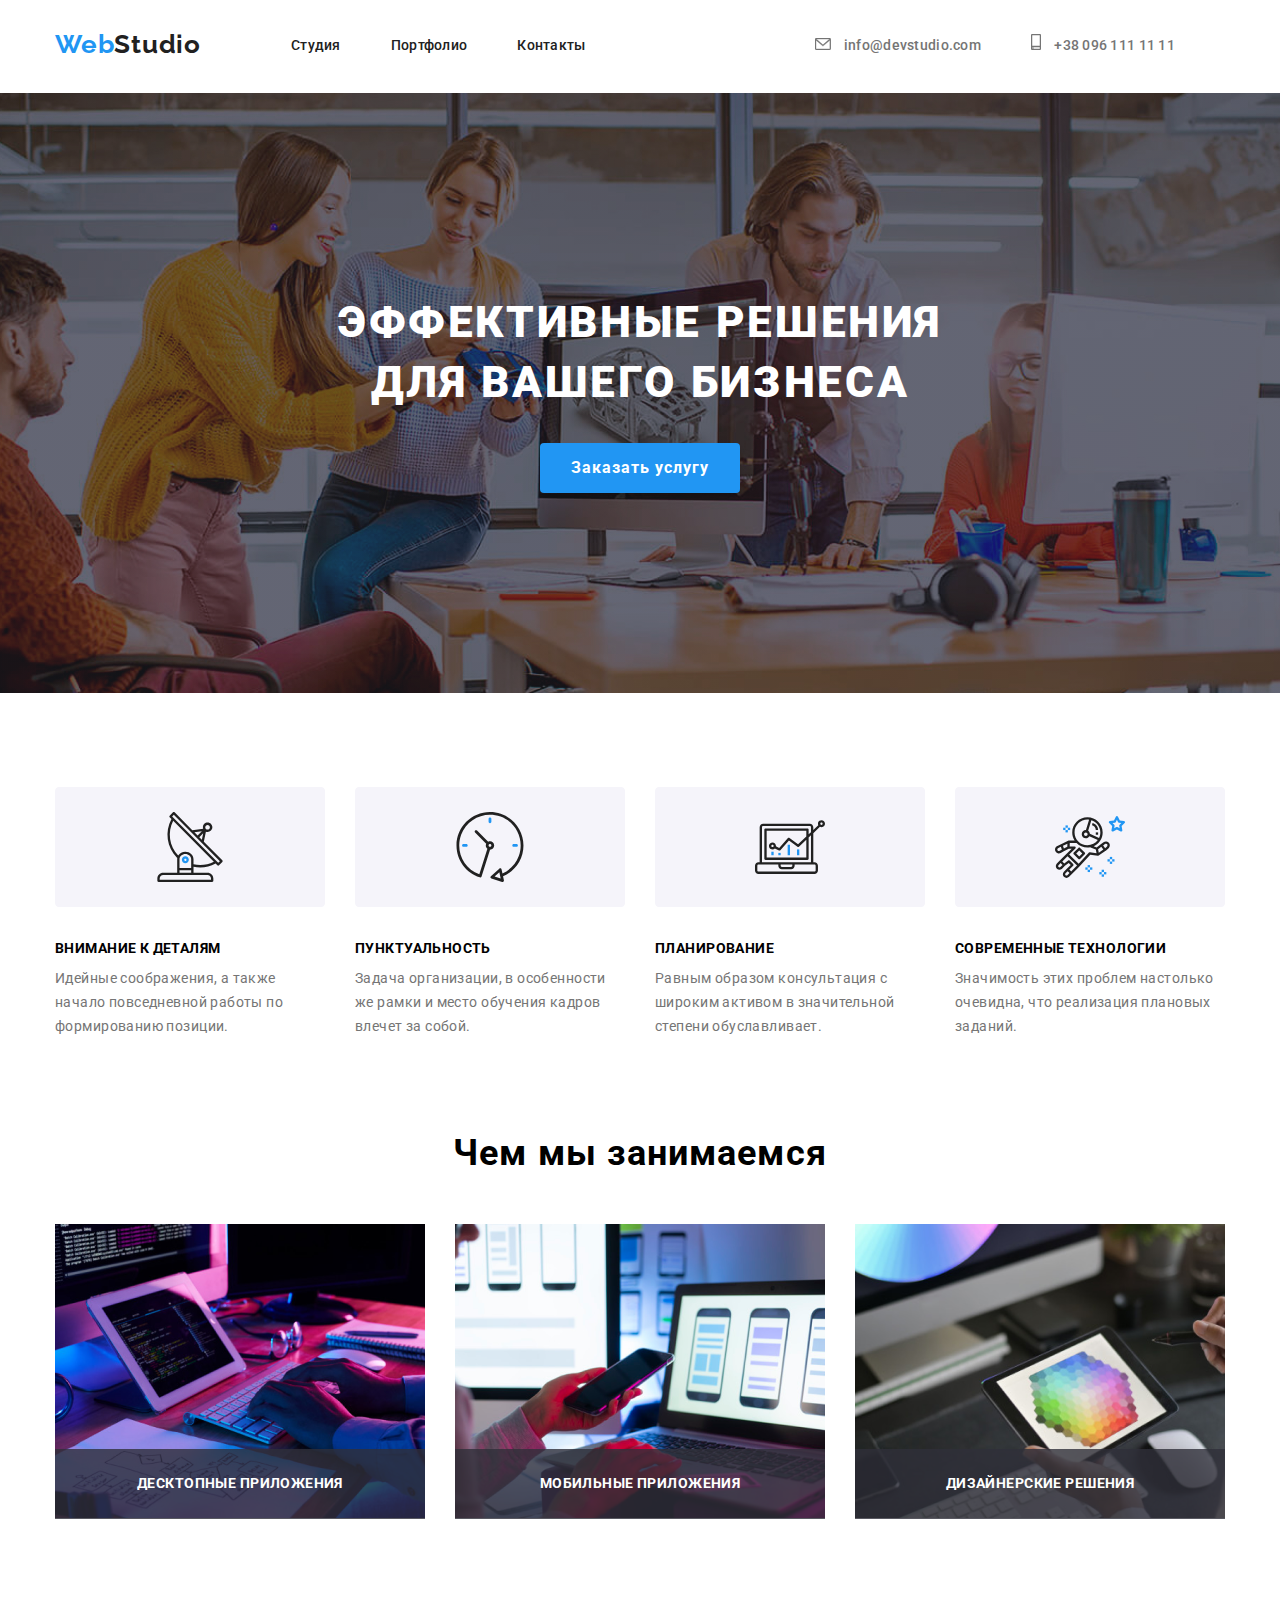
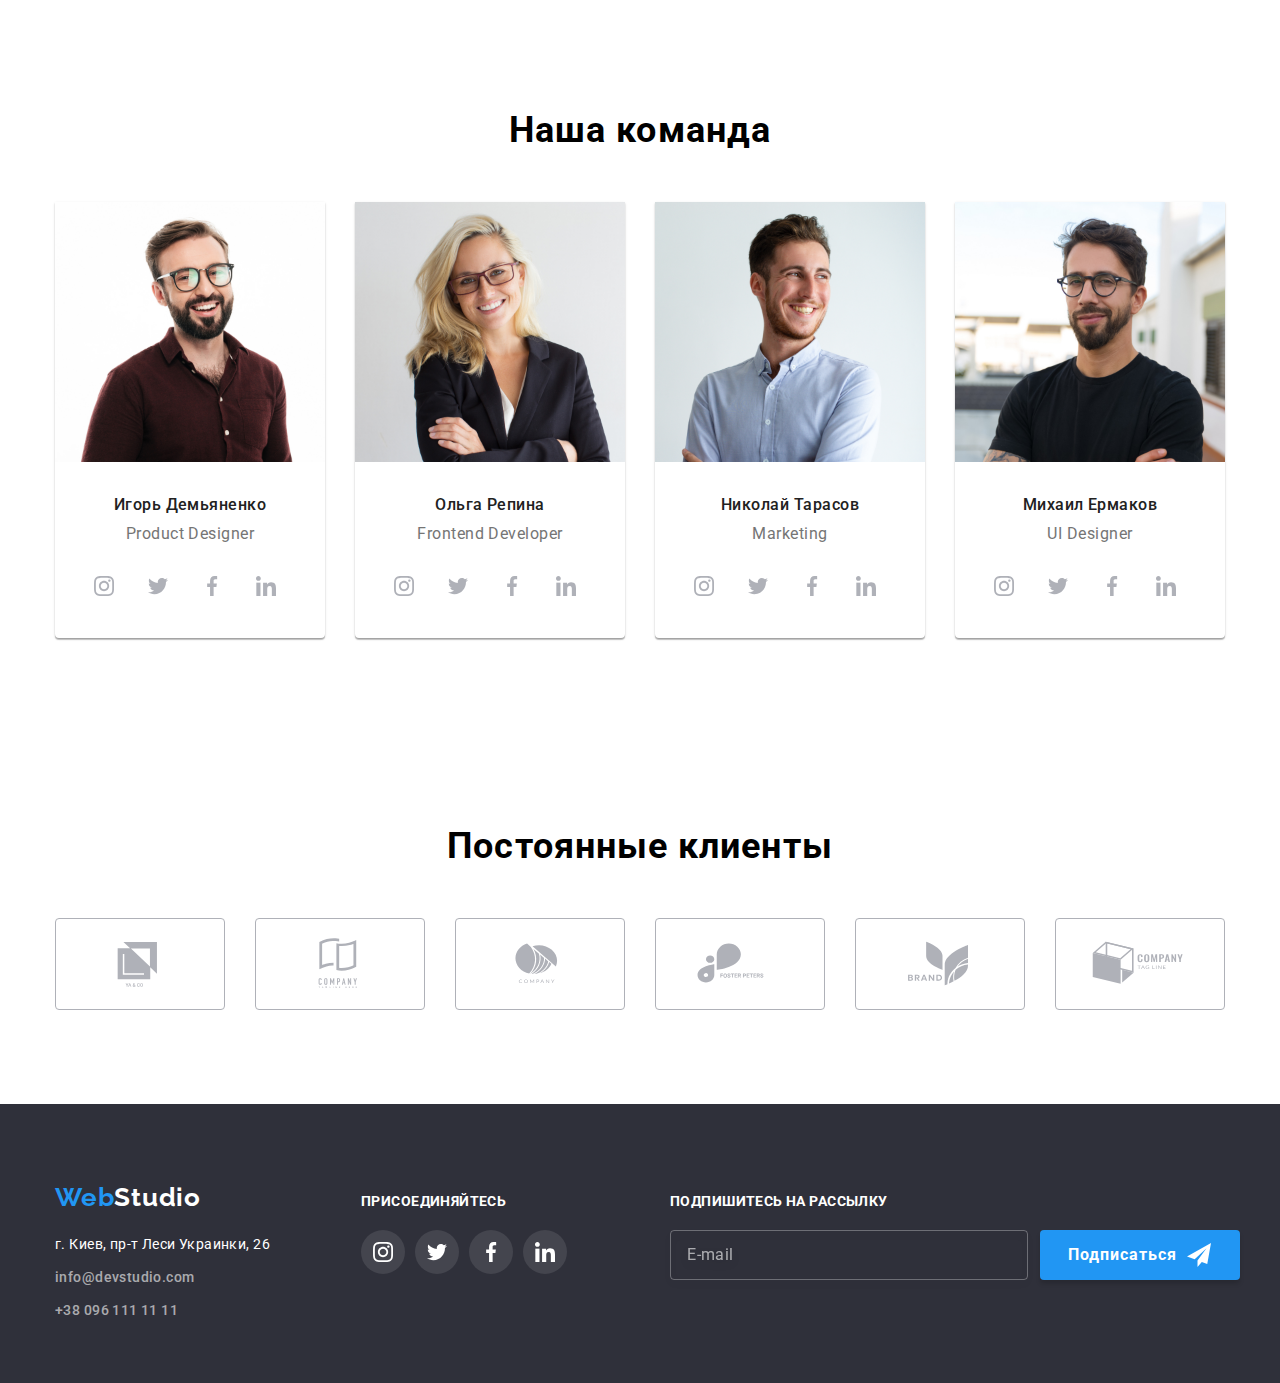
<file: index.html>
<!DOCTYPE html>
<html lang="ru">
<head>
    <meta charset="UTF-8" />
    <meta http-equiv="X-UA-Compatible" content="IE=edge" />
    <meta name="viewport" content="width=device-width, initial-scale=1.0" />
    <link rel="stylesheet" href="https://cdnjs.cloudflare.com/ajax/libs/modern-normalize/1.0.0/modern-normalize.css"
        integrity="sha512-Zx6MlUMKSVJoQ+83OwhdILe8cSEsCzfqThJd7J/VA2UrK6Ctj85p+xzqfyuNXE5B1k25uUdmJ2OzItbBy9GHAQ=="
        crossorigin="anonymous" />
    <link rel="preconnect" href="https://fonts.gstatic.com" />
    <link rel="preconnect" href="https://fonts.gstatic.com" />
    <link
        href="https://fonts.googleapis.com/css2?family=Raleway:wght@700&family=Roboto:wght@400;500;700;900&display=swap"
        rel="stylesheet" />
    <link rel="stylesheet" href="css/main.min.css" />
    <title>WebStudio</title>
</head>
<body>
    <header class="header">
        <div class="container ">
            <nav >
                <a href="./" class="link logo">
                    <span class="logo-span">Web</span>Studio</a>
                <ul  class="menu list-no">
                    <li class="nav-item">
                        <a class="link nav-link" href="#">Студия</a>
                    </li>
                    <li class="nav-item">
                        <a class="link nav-link" href="portfolio.html">Портфолио</a>
                    </li>
                    <li class="nav-item">
                        <a class="link nav-link" href="#">Контакты</a>
                    </li>
                </ul>
            </nav>
            <ul class="con-list list-no">
                <li class="con-item">
                    <a class="link con-link" href="mailto:info@devstudio.com">
                    <svg class="icon-mail">
                        <use href="sprite.svg#icon-mail"></use>
                    </svg>
                        info@devstudio.com</a>
                </li>
                <li class="con-item">
                    <a class="link con-link" href="tel:+380961111111"> 
                        <svg class="icon-phone">
                            <use href="sprite.svg#icon-smartphone2"></use>
                        </svg>
                       +38 096 111 11 11</a>
                </li>
            </ul>
        </div>
    </header>
    <main>
        <section class="bigblock">
            <div class="bigblock-box">
                <h1 class="bigblock-title">Эффективные решения для вашего бизнеса</h1>
                <div class="bigblock-center">
                    <button class="order-but"  data-open-modal>Заказать услугу</button>    
                </div>
        </section>
        <section  class="about-section">
            <div class="container">
                <ul class="about-list list-no">
                    <li class="about-list-item">
                        <svg class="about-icon">
                            <use href="sprite.svg#icon-Group-1"></use>
                        </svg>
                        <h3 class="about-title">Внимание к деталям</h3>
                        <p class="about-name about-name_about-p">
                            Идейные соображения, а также</br> начало повседневной работы по</br>
                            формированию позиции.
                        </p>
                    </li>
                    <li class="about-list-item">
                        <svg class="about-icon"> 
                            <use href="sprite.svg#icon-Group-2"></use>
                        </svg>
                        <h3 class="about-title">Пунктуальность</h3>
                        <p class="about-name about-name_about-p">
                            Задача организации, в особенности</br> же рамки и место обучения кадров</br>
                            влечет за собой.
                        </p>
                    </li>
                    <li class="about-list-item">
                        <svg class="about-icon">
                            <use href="sprite.svg#icon-Group-3"></use>
                        </svg>
                        <h3 class="about-title">Планирование</h3>
                        <p class="about-name about-name_about-p">
                            Равным образом консультация с</br> широким активом в значительной</br>
                            степени обуславливает.
                        </p>
                    </li>
                    <li class="about-list-item">
                        <svg class="about-icon">
                            <use href="sprite.svg#icon-Group-4"></use>
                        </svg>
                        <h3 class="about-title">Современные технологии</h3>
                        <p class="about-name about-name_about-p">
                            Значимость этих проблем настолько</br> очевидна, что реализация
                            плановых</br> заданий.
                        </p>
                    </li>
                </ul>
            </div>
        </section>
        <section class="list-img-section">
            <div class="container">
                <h2 class="title-section">Чем мы занимаемся</h2>
                <ul class="list-no list-img">
                    <li>
                        <img src="images/img.png" width="370" height="294" alt="png" />
                        <div class="back-list">
                            <p class="text-list">Десктопные приложения</p>
                        </div>
                    </li>
                    <li>
                        <img src="images/img (1).png" width="370" height="294" alt="png1" />
                        <div class="back-list">
                            <p class="text-list">Мобильные приложения</p>
                        </div>
                    </li>
                    <li>
                        <img src="images/img (2).png" width="370" height="294"
                            alt="png2" />
                            <div class="back-list">
                                <p class="text-list">Дизайнерские решения</p>
                            </div>
                    </li>
                </ul>
            </div>
        </section>
        <section class="team">
            <div class="container">
                <h2 class="title-section">Наша команда</h2>
                <ul class="list-no list-team">
                    <li class="people-list">
                        <img src="images/img.jpg" alt="Ігарь" width="270" height="260" />
                        <h4 class="title-name">Игорь Демьяненко</h4>
                        <p class="job">Product Designer</p>
                        <ul class="list-no cocial">
                            <li class="cocial-margin">
                                <a class="cocial-link-href" href="">
                                    <svg class="cocial-link">
                                        <use href="sprite.svg#icon-Ellipse-3"></use>
                                    </svg>
                                </a>
                            </li>
                            <li class="cocial-margin">
                                <a class="cocial-link-href" href="">
                                    <svg class="cocial-link">
                                        <use href="sprite.svg#icon-Ellipse-2"></use>
                                    </svg>
                                </a>
                            </li>
                            <li class="cocial-margin">
                                <a class="cocial-link-href" href="">
                                    <svg class="cocial-link">
                                        <use href="sprite.svg#icon-Ellipse-1"></use>
                                    </svg>
                                </a>
                            </li>
                            <li class="cocial-margin">
                                <a class="cocial-link-href" href="">
                                    <svg class="cocial-link">
                                        <use href="sprite.svg#icon-Ellipse"></use>
                                    </svg>
                                </a>
                            </li>   
                        </ul>
                    </li>
                    <li class="people-list">
                        <img src="images/img (1).jpg" alt="Ольга" width="270" height="260" />
                        <h4 class="title-name">Ольга Репина</h4>
                        <p class="job">Frontend Developer</p>
                        <ul class="list-no cocial">
                            <li class="cocial-margin">
                                <a class="cocial-link-href" href="">
                                    <svg class="cocial-link">
                                        <use href="sprite.svg#icon-Ellipse-3"></use>
                                    </svg>
                                </a>
                            </li>
                            <li class="cocial-margin">
                                <a class="cocial-link-href" href="">
                                    <svg class="cocial-link">
                                        <use href="sprite.svg#icon-Ellipse-2"></use>
                                    </svg>
                                </a>
                            </li>
                            <li class="cocial-margin">
                                <a class="cocial-link-href" href="">
                                    <svg class="cocial-link">
                                        <use href="sprite.svg#icon-Ellipse-1"></use>
                                    </svg>
                                </a>
                            </li>
                            <li class="cocial-margin">
                                <a class="cocial-link-href" href="">
                                    <svg class="cocial-link">
                                        <use href="sprite.svg#icon-Ellipse"></use>
                                    </svg>
                                </a>
                            </li>
                        </ul>
                    </li>
                    <li class="people-list">
                        <img src="images/img (2).jpg" alt="Коля" width="270" height="260" />
                        <h4 class="title-name">Николай Тарасов</h4>
                        <p class="job">Marketing</p>
                        <ul class="list-no cocial">
                            <li class="cocial-margin">
                                <a class="cocial-link-href" href="">
                                    <svg class="cocial-link">
                                        <use href="sprite.svg#icon-Ellipse-3"></use>
                                    </svg>
                                </a>
                            </li>
                            <li class="cocial-margin">
                                <a class="cocial-link-href" href="">
                                    <svg class="cocial-link">
                                        <use href="sprite.svg#icon-Ellipse-2"></use>
                                    </svg>
                                </a>
                            </li>
                            <li class="cocial-margin">
                                <a class="cocial-link-href" href="">
                                    <svg class="cocial-link">
                                        <use href="sprite.svg#icon-Ellipse-1"></use>
                                    </svg>
                                </a>
                            </li>
                            <li class="cocial-margin">
                                <a class="cocial-link-href" href="">
                                    <svg class="cocial-link">
                                        <use href="sprite.svg#icon-Ellipse"></use>
                                    </svg>
                                </a>
                            </li>
                        </ul>
                    </li>
                    <li class="people-list">
                        <img src="images/img (3).jpg" alt="Міша" width="270" height="260" />
                        <h4 class="title-name">Михаил Ермаков</h4>
                        <p class="job">UI Designer</p>
                        <ul class="list-no cocial">
                            <li class="cocial-margin">
                                <a class="cocial-link-href" href="">
                                    <svg class="cocial-link">
                                        <use href="sprite.svg#icon-Ellipse-3"></use>
                                    </svg>
                                </a>
                            </li>
                            <li class="cocial-margin">
                                <a class="cocial-link-href" href="">
                                    <svg class="cocial-link">
                                        <use href="sprite.svg#icon-Ellipse-2"></use>
                                    </svg>
                                </a>
                            </li>
                            <li class="cocial-margin">
                                <a class="cocial-link-href" href="">
                                    <svg class="cocial-link">
                                        <use href="sprite.svg#icon-Ellipse-1"></use>
                                    </svg>
                                </a>
                            </li>
                            <li class="cocial-margin">
                                <a class="cocial-link-href" href="">
                                    <svg class="cocial-link">
                                        <use href="sprite.svg#icon-Ellipse"></use>
                                    </svg>
                                </a>
                            </li>
                        </ul>
                    </li>
                </ul>
            </div>
        </section>
        <section class="team">
            <div class="container">
                <h2 class="title-section">Постоянные клиенты</h2>
                <ul class="list-no list-team">
                    <li >
                        <a class="icon-link-client" href="" >
                        <svg class="icon-client">
                            <use href="sprite.svg#icon-Client-1"></use>
                        </svg>
                        </a>
                    </li>
                    <li >
                        <a class="icon-link-client" href="">
                    <svg class="icon-client">
                        <use href="sprite.svg#icon-Client-2"></use>
                    </svg>
                    </a>
                    </li>
                    <li >
                        <a class="icon-link-client" href="">
                    <svg class="icon-client">
                        <use href="sprite.svg#icon-Client-3"></use>
                    </svg>
                    </a>
                    </li>
                    <li >
                        <a class="icon-link-client" href="">
                    <svg class="icon-client">
                        <use href="sprite.svg#icon-Client-4"></use>
                    </svg>
                    </a>
                    </li>
                    <li > 
                        <a class="icon-link-client" href="">
                        <svg class="icon-client">
                            <use href="sprite.svg#icon-Client-5"></use>
                        </svg>
                        </a>
                    </li>
                    <li >
                        <a class="icon-link-client" href="">
                        <svg class="icon-client">
                            <use href="sprite.svg#icon-Client-6"></use>
                        </svg>
                        </a>
                    </li>
                </ul>
            </div>
        </section>
    </main>
    <footer class="footer">
        <div class="container content">
            <div class="margin-content">
            <a href="./" class="link logo footer-logo">
                <span class="logo-span ">Web</span><span class="white-span">Studio</span>
            </a>
            <address class="address">
                <p class="address-street link">г. Киев, пр-т Леси Украинки, 26</p>
                
                <ul class="list-no">
                    <li class="footer-item-list">
                        <a class="link con-link footer-link" href="mailto:info@devstudio.com">info@devstudio.com</a>
                    </li>
                    <li class="footer-item-list">
                        <a class="link con-link footer-link" href="tel:+380961111111">+38 096 111 11 11</a>
                    </li>
                </ul>
            </address>
        </div>
        <div >
            <p class="about-title white">ПРИСОЕДИНЯЙТЕСЬ</p>
        <ul class="list-no cocial">
            <li class="cocial-margin">
                <a class="cocial-href" href="">
                    <svg class="cocial-link">
                        <use href="sprite.svg#icon-Ellipse-3"></use>
                    </svg>
                </a>
            </li>
            <li class="cocial-margin">
                <a class="cocial-href" href="">
                    <svg class="cocial-link">
                        <use href="sprite.svg#icon-Ellipse-2"></use>
                    </svg>
                </a>
            </li>
            <li class="cocial-margin">
                <a class="cocial-href" href="">
                    <svg class="cocial-link">
                        <use href="sprite.svg#icon-Ellipse-1"></use>
                    </svg>
                </a>
            </li>
            <li class="cocial-margin">
                <a class="cocial-href" href="">
                    <svg class="cocial-link">
                        <use href="sprite.svg#icon-Ellipse"></use>
                    </svg>
                </a>
            </li>
        </ul>
        </div>
        <div class="podpiska">
            <h3 class="about-title white">ПОДПИШИТЕСЬ НА РАССЫЛКУ</h3>
            <div class="input-podpiska">
                <input type="text" class="for-mail" placeholder="E-mail">
                <button type="submit" class="but-follow">Подписаться
                    <svg class="icon-send" width="24px" height="24px">
                        <use href="sprite.svg#icon-send"></use>
                    </svg>
                </button>
                </div>
        </div>
        </div>
    </footer>
        <div class="backdrop is-hidden" data-backdrop>       
            <div class="modal">       
                <form class="form" autocomplete="off">
                    <h3 class="modal-name">Оставьте свои данные, мы вам перезвоним</h3>
      
                    <label class="form-label">Имя
                        <input class="input" type="text" name="user-name" />
                        <svg class="icon-form" width="18px" height="18px">
                            <use href="sprite.svg#icon-person"></use>
                        </svg>
                    </label>
        
                    <label class="form-label">Телефон
                        <input class="input" type="tel" name="user-tel" />
                        <svg class="icon-form" width="18px" height="18px">
                            <use href="sprite.svg#icon-phone-black"></use>
                        </svg>
                    </label>
        
                    <label class="form-label">Почта
                        <input class="input" type="email" name="user-email" />
                        <svg class="icon-form" width="18px" height="18px">
                            <use href="sprite.svg#icon-email-black"></use>
                        </svg>
                    </label>
        
                    <label class="form-label">Коментарий
                        <textarea class="comment-textarea" name="comment" placeholder="Введите текст"></textarea>
                    </label>
        
                    <input class="agreement-checkbox visually-hidden" type="checkbox" name="agreement" id="agreement" />
                    <label class="agreement-label" for="agreement">Соглашаюсь с рассылкой и принимаю
                        <a class="agreement-link" href=""> Условия договора</a>
                    </label>
        
                    <button class="button-send" type="submit">Отправить</button>
        
                </form>
        
                <button type="button" class="button-close" data-close-modal>
                    <svg class="icon-close" width="30px" height="30px">
                        <use href="sprite.svg#icon-close"></use>
                    </svg>
                </button>

            </div>
        </div>
   
    <script src="js/js.js"></script>
</body>

</html>
</file>
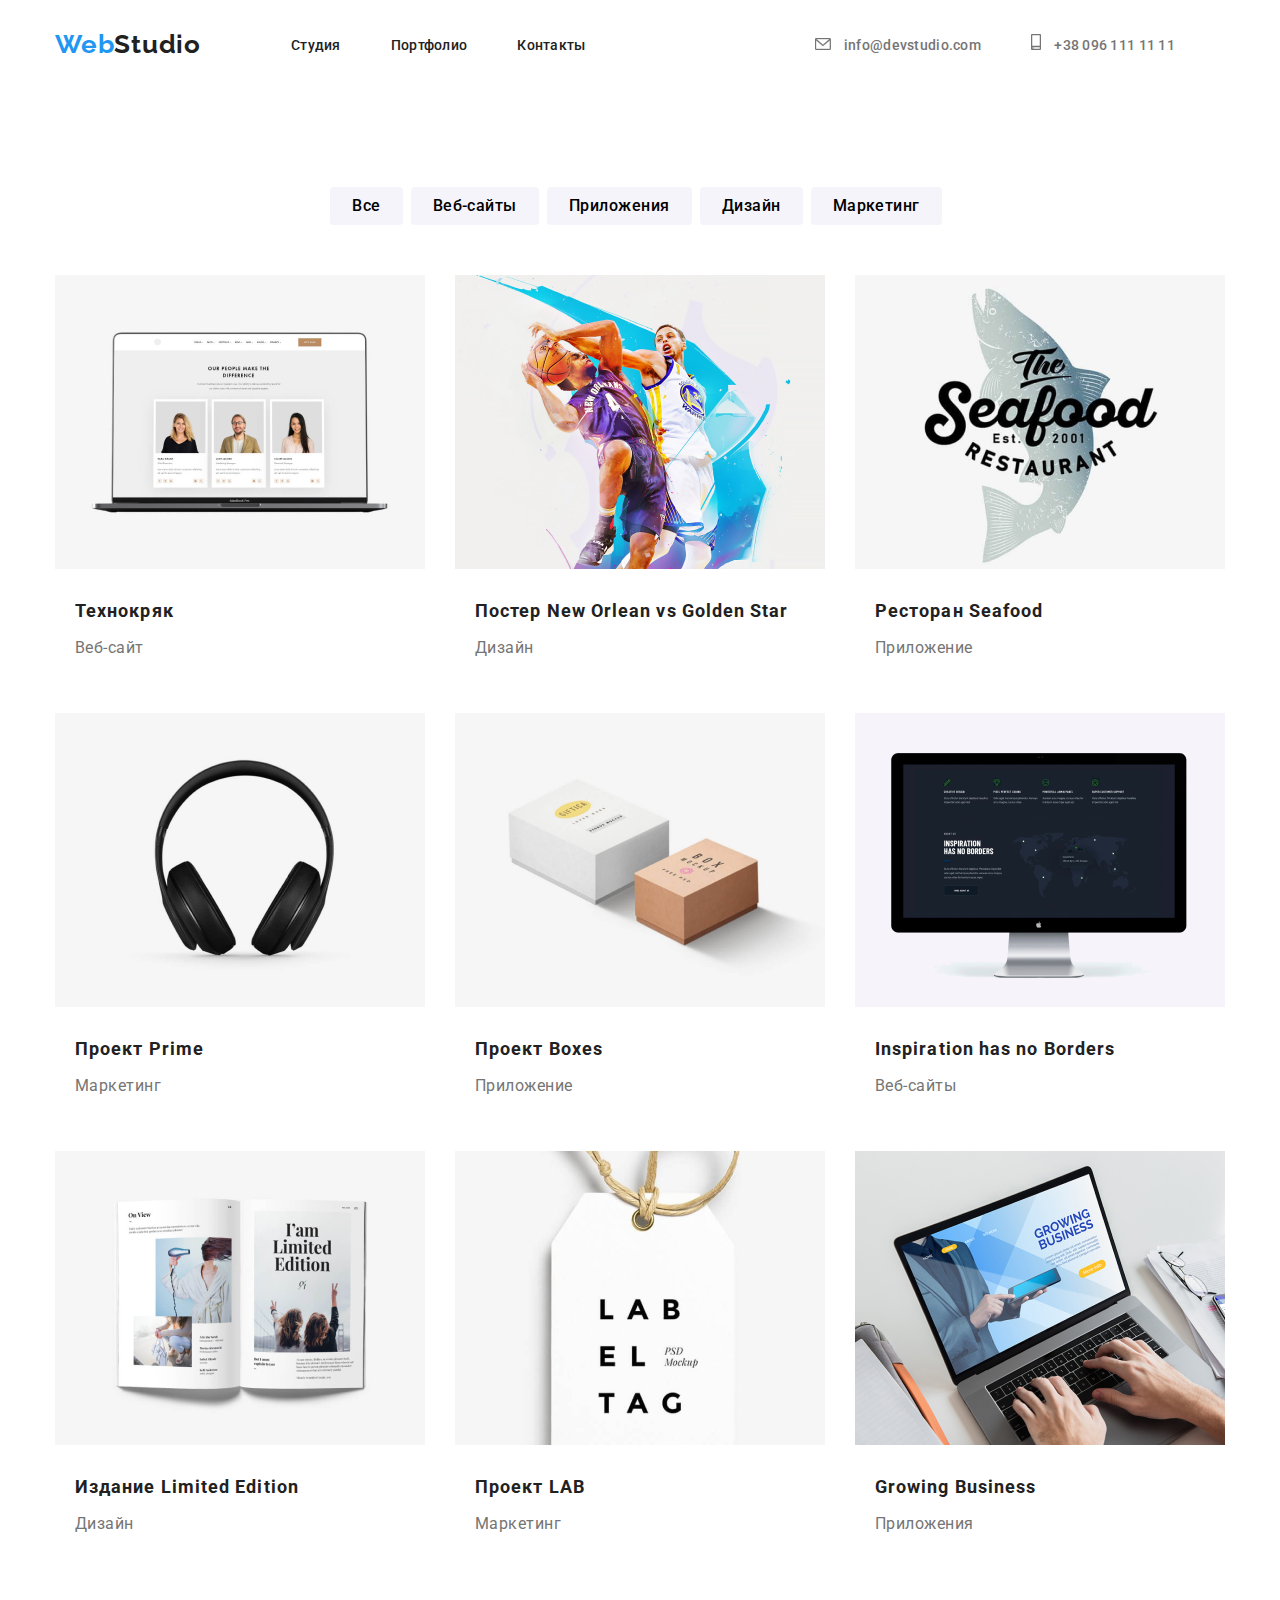
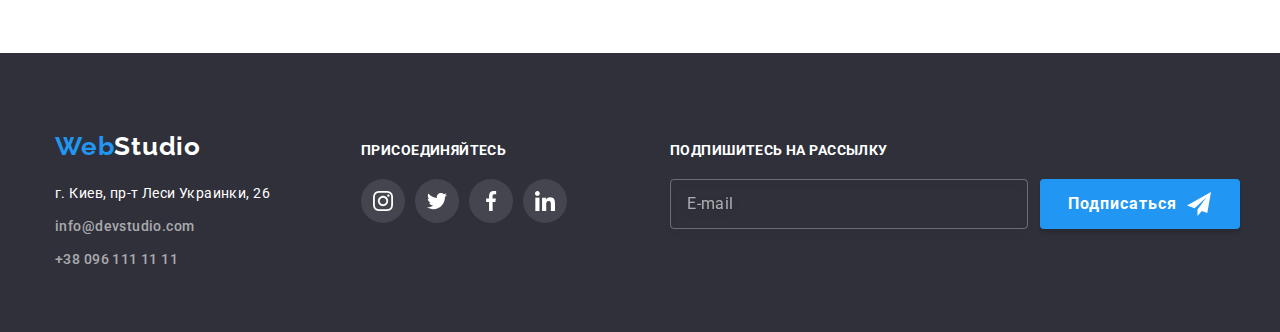
<file: portfolio.html>
<!DOCTYPE html>
<html lang="en">
<head>
    <meta charset="UTF-8" />
    <meta http-equiv="X-UA-Compatible" content="IE=edge" />
    <meta name="viewport" content="width=device-width, initial-scale=1.0" />
    <link rel="preconnect" href="https://fonts.gstatic.com" />
    <link
        href="https://fonts.googleapis.com/css2?family=Raleway:wght@700&family=Roboto:wght@400;500;700;900&display=swap"
        rel="stylesheet" />
    <link rel="stylesheet" href="css/main.min.css" />
    <title>Portfolio</title>
</head>
<body>
    <header class="header">
        <div class="container">
            <nav >
                <a href="./" class="link logo">
                    <span class="logo-span">Web</span>Studio</a>
                <ul  class="menu list-no">
                    <li class="nav-item">
                        <a class="link nav-link" href="index.html">Студия</a>
                    </li>
                    <li class="nav-item">
                        <a class="link nav-link" href="#">Портфолио</a>
                    </li>
                    <li class="nav-item">
                        <a class="link nav-link" href="#">Контакты</a>
                    </li>
                </ul>
            </nav>
        <ul class="con-list list-no">
            <li class="con-item">
                <a class="link con-link" href="mailto:info@devstudio.com">
                    <svg class="icon-mail">
                        <use href="sprite.svg#icon-mail"></use>
                    </svg>
                    info@devstudio.com</a>
            </li>
            <li class="con-item">
                <a class="link con-link" href="tel:+380961111111">
                    <svg class="icon-phone">
                        <use href="sprite.svg#icon-smartphone2"></use>
                    </svg>
                    +38 096 111 11 11</a>
            </li>
        </ul>
        </div>
    </header>
    <main>
        <section class="catalog">
            <div class="container">
                <ul class="list-no categori-but">
                    <li><button class="catalog-but" type="button">Все</button></li>
                    <li>
                        <button class="catalog-but" type="button">Веб-сайты</button>
                    </li>
                    <li>
                        <button class="catalog-but" type="button">Приложения</button>
                    </li>
                    <li><button class="catalog-but" type="button">Дизайн</button></li>
                    <li>
                        <button class="catalog-but" type="button">Маркетинг</button>
                    </li>
                </ul>
                <ul class="list-no project-port">
                    <li class="project">
                        <a href="" class="project-link">
                            <div class="rotate">
                                <p class="rotate-text">Технокряк это современная площадка распространения коронавируса. Компании используют эту
                                    платформу для цифрового
                                    шпионажа и атак на защищённые сервера конкурентов.</p>
                            </div>
                            <img src="images/imgзport1.png" alt="imgsp1" width="370" />
                            <div class="padding-port">
                                <h3 class="name-project">Технокряк</h3>
                                <p class="type-catalog">Веб-сайт</p>
                            </div>
                        </a>
                    </li>
                    <li class="project">
                        <a href="" class="project-link">
                            <div class="rotate">
                                <p class="rotate-text">Технокряк это современная площадка распространения коронавируса. Компании используют эту
                                    платформу для цифрового
                                    шпионажа и атак на защищённые сервера конкурентов.</p>
                            </div>
                            <img src="images/imgзport2.png" alt="imgsp2" width="370" />
                            <div class="padding-port">
                                <h3 class="name-project">Постер New Orlean vs Golden Star</h3>
                                <p class="type-catalog">Дизайн</p>
                            </div></a>
                    </li>
                    <li class="project">
                        <a href="" class="project-link">
                            <div class="rotate">
                                <p class="rotate-text">Технокряк это современная площадка распространения коронавируса. Компании используют эту
                                    платформу для цифрового
                                    шпионажа и атак на защищённые сервера конкурентов.</p>
                            </div>
                            <img src="images/imgзport3.png" alt="imgsp3" width="370" />
                            <div class="padding-port">
                                <h3 class="name-project">Ресторан Seafood</h3>
                                <p class="type-catalog">Приложение</p>
                            </div></a>
                    </li>
                    <li class="project">
                        <a href="" class="project-link">
                            <div class="rotate">
                                <p class="rotate-text">Технокряк это современная площадка распространения коронавируса. Компании используют эту
                                    платформу для цифрового
                                    шпионажа и атак на защищённые сервера конкурентов.</p>
                            </div>
                            <img src="images/imgзport4.png" alt="imgsp4" width="370" />
                            <div class="padding-port">
                                <h3 class="name-project">Проект Prime</h3>
                                <p class="type-catalog">Маркетинг</p>
                            </div></a>
                    </li>
                    <li class="project">
                        <a href="" class="project-link">
                            <div class="rotate">
                                <p class="rotate-text">Технокряк это современная площадка распространения коронавируса. Компании используют эту
                                    платформу для цифрового
                                    шпионажа и атак на защищённые сервера конкурентов.</p>
                            </div>
                            <img src="images/imgзport5.png" alt="imgsp5" width="370" />
                            <div class="padding-port">
                                <h3 class="name-project">Проект Boxes</h3>
                                <p class="type-catalog">Приложение</p>
                            </div></a>
                    </li>
                    <li class="project">
                        <a href="" class="project-link">
                            <div class="rotate">
                                <p class="rotate-text">Технокряк это современная площадка распространения коронавируса. Компании используют эту
                                    платформу для цифрового
                                    шпионажа и атак на защищённые сервера конкурентов.</p>
                            </div>
                            <img src="images/imgзport6.png" alt="imgsp6" width="370" />
                            <div class="padding-port">
                                <h3 class="name-project">Inspiration has no Borders</h3>
                                <p class="type-catalog">Веб-сайты</p>
                            </div></a>
                    </li>
                    <li class="project">
                        <a href="" class="project-link">
                            <div class="rotate">
                                <p class="rotate-text">Технокряк это современная площадка распространения коронавируса. Компании используют эту
                                    платформу для цифрового
                                    шпионажа и атак на защищённые сервера конкурентов.</p>
                            </div>
                            <img src="images/imgзport7.png" alt="imgsp7" width="370" />
                            <div class="padding-port">
                                <h3 class="name-project">Издание Limited Edition</h3>
                                <p class="type-catalog">Дизайн</p>
                            </div></a>
                    </li>
                    <li class="project">
                        <a href="" class="project-link">
                            <div class="rotate">
                                <p class="rotate-text">Технокряк это современная площадка распространения коронавируса. Компании используют эту
                                    платформу для цифрового
                                    шпионажа и атак на защищённые сервера конкурентов.</p>
                            </div>
                            <img src="images/imgзport8.png" alt="imgsp8" width="370" />
                            <div class="padding-port">
                                <h3 class="name-project">Проект LAB</h3>
                                <p class="type-catalog">Маркетинг</p>
                            </div></a>
                    </li>
                    <li class="project">
                        <a href="" class="project-link">
                            <div class="rotate">
                                <p class="rotate-text">Технокряк это современная площадка распространения коронавируса. Компании используют эту
                                    платформу для цифрового
                                    шпионажа и атак на защищённые сервера конкурентов.</p>
                            </div>
                            <img src="images/imgзport9.png" alt="imgsp9" width="370" />
                            <div class="padding-port">
                                <h3 class="name-project">Growing Business</h3>
                                <p class="type-catalog">Приложения</p>
                            </div></a>
                    </li>
                </ul>
            </div>
        </section>
    </main>
<footer class="footer">
    <div class="container content">
        <div class="margin-content">
            <a href="./" class="link logo footer-logo">
                <span class="logo-span ">Web</span><span class="white-span">Studio</span>
            </a>
            <address class="address">
                <p class="address-street link">г. Киев, пр-т Леси Украинки, 26</p>

                <ul class="list-no">
                    <li class="footer-item-list">
                        <a class="link con-link footer-link" href="mailto:info@devstudio.com">info@devstudio.com</a>
                    </li>
                    <li class="footer-item-list">
                        <a class="link con-link footer-link" href="tel:+380961111111">+38 096 111 11 11</a>
                    </li>
                </ul>
            </address>
        </div>
        <div>
            <p class="about-title white">ПРИСОЕДИНЯЙТЕСЬ</p>
            <ul class="list-no cocial">
                <li class="cocial-margin">
                    <a class="cocial-href" href="">
                        <svg class="cocial-link">
                            <use href="sprite.svg#icon-Ellipse-3"></use>
                        </svg>
                    </a>
                </li>
                <li class="cocial-margin">
                    <a class="cocial-href" href="">
                        <svg class="cocial-link">
                            <use href="sprite.svg#icon-Ellipse-2"></use>
                        </svg>
                    </a>
                </li>
                <li class="cocial-margin">
                    <a class="cocial-href" href="">
                        <svg class="cocial-link">
                            <use href="sprite.svg#icon-Ellipse-1"></use>
                        </svg>
                    </a>
                </li>
                <li class="cocial-margin">
                    <a class="cocial-href" href="">
                        <svg class="cocial-link">
                            <use href="sprite.svg#icon-Ellipse"></use>
                        </svg>
                    </a>
                </li>
            </ul>
        </div>
        <div class="podpiska">
            <h3 class="about-title white">ПОДПИШИТЕСЬ НА РАССЫЛКУ</h3>
            <div class="input-podpiska">
                <input type="text" class="for-mail" placeholder="E-mail">
                <button type="submit" class="but-follow">Подписаться
                    <svg class="icon-send" width="24px" height="24px">
                        <use href="sprite.svg#icon-send"></use>
                    </svg>
                </button>
            </div>
        </div>
    </div>
</footer>
</body>
</html>
</file>
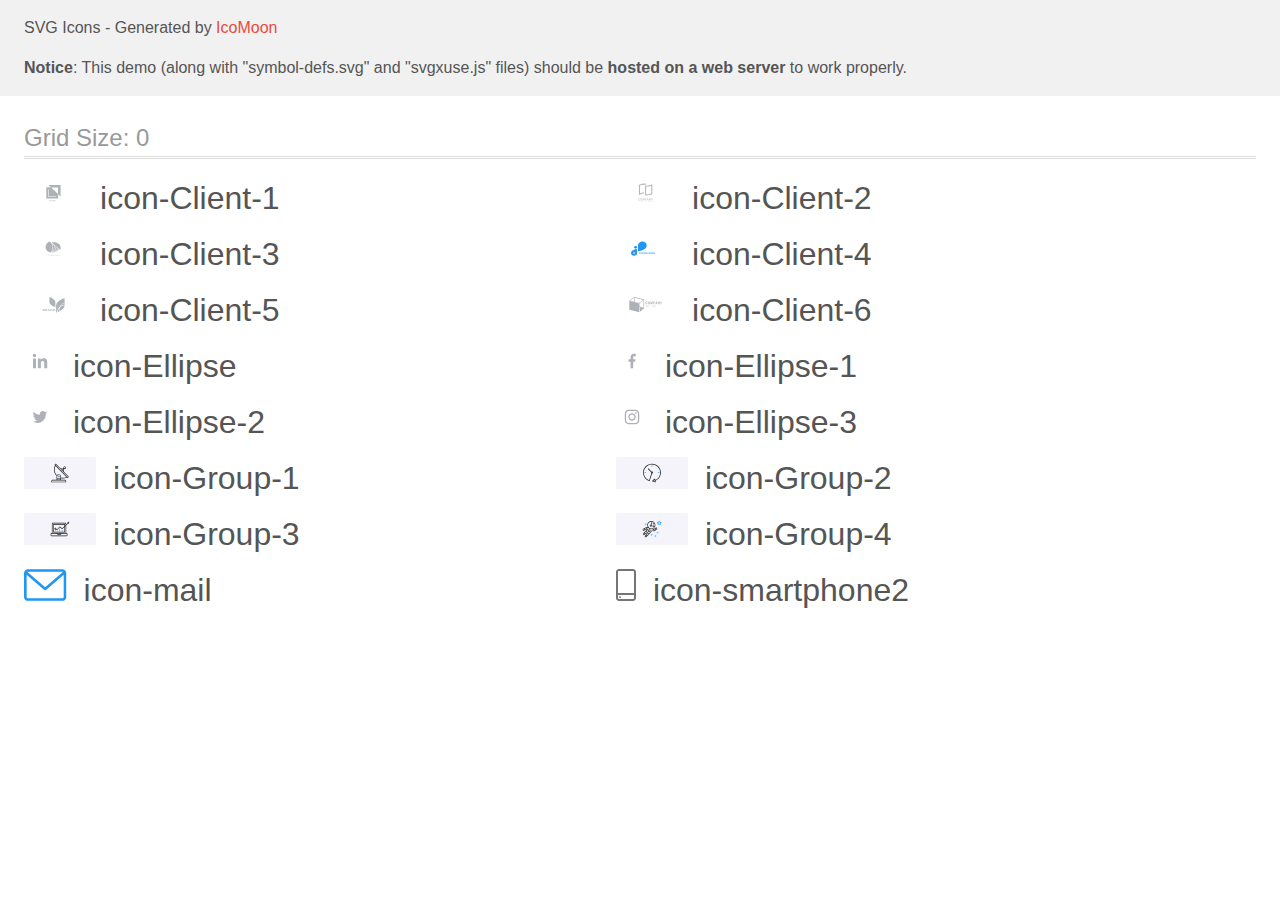
<file: icons/icomoon/demo-external-svg.html>
<!doctype html>
<html>
<head>
    <title>IcoMoon - SVG Icons</title>
    <meta charset="utf-8">
    <meta name="viewport" content="width=device-width, initial-scale=1">
    <link rel="stylesheet" href="demo-files/demo.css">
    <link rel="stylesheet" href="style.css">
</head>
<body>
<header class="bgc1 clearfix">
<div class="mhl">
    <p>SVG Icons - Generated by <a href="https://icomoon.io/app">IcoMoon</a></p><p><strong>Notice</strong>: This demo (along with "symbol-defs.svg" and "svgxuse.js" files) should be <b>hosted on a web server</b> to work properly.</p>
</div>
</header>
    <div class="clearfix mhl ptl">
        <h1 class="mvm mtn fgc1">Grid Size: 0</h1>
        <div class="glyph fs1">
            <div class="clearfix pbs">
                <svg class="icon icon-Client-1"><use xlink:href="symbol-defs.svg#icon-Client-1"></use></svg><span class="name"> icon-Client-1</span>
            </div>
        </div>
        <div class="glyph fs1">
            <div class="clearfix pbs">
                <svg class="icon icon-Client-2"><use xlink:href="symbol-defs.svg#icon-Client-2"></use></svg><span class="name"> icon-Client-2</span>
            </div>
        </div>
        <div class="glyph fs1">
            <div class="clearfix pbs">
                <svg class="icon icon-Client-3"><use xlink:href="symbol-defs.svg#icon-Client-3"></use></svg><span class="name"> icon-Client-3</span>
            </div>
        </div>
        <div class="glyph fs1">
            <div class="clearfix pbs">
                <svg class="icon icon-Client-4"><use xlink:href="symbol-defs.svg#icon-Client-4"></use></svg><span class="name"> icon-Client-4</span>
            </div>
        </div>
        <div class="glyph fs1">
            <div class="clearfix pbs">
                <svg class="icon icon-Client-5"><use xlink:href="symbol-defs.svg#icon-Client-5"></use></svg><span class="name"> icon-Client-5</span>
            </div>
        </div>
        <div class="glyph fs1">
            <div class="clearfix pbs">
                <svg class="icon icon-Client-6"><use xlink:href="symbol-defs.svg#icon-Client-6"></use></svg><span class="name"> icon-Client-6</span>
            </div>
        </div>
        <div class="glyph fs1">
            <div class="clearfix pbs">
                <svg class="icon icon-Ellipse"><use xlink:href="symbol-defs.svg#icon-Ellipse"></use></svg><span class="name"> icon-Ellipse</span>
            </div>
        </div>
        <div class="glyph fs1">
            <div class="clearfix pbs">
                <svg class="icon icon-Ellipse-1"><use xlink:href="symbol-defs.svg#icon-Ellipse-1"></use></svg><span class="name"> icon-Ellipse-1</span>
            </div>
        </div>
        <div class="glyph fs1">
            <div class="clearfix pbs">
                <svg class="icon icon-Ellipse-2"><use xlink:href="symbol-defs.svg#icon-Ellipse-2"></use></svg><span class="name"> icon-Ellipse-2</span>
            </div>
        </div>
        <div class="glyph fs1">
            <div class="clearfix pbs">
                <svg class="icon icon-Ellipse-3"><use xlink:href="symbol-defs.svg#icon-Ellipse-3"></use></svg><span class="name"> icon-Ellipse-3</span>
            </div>
        </div>
        <div class="glyph fs1">
            <div class="clearfix pbs">
                <svg class="icon icon-Group-1"><use xlink:href="symbol-defs.svg#icon-Group-1"></use></svg><span class="name"> icon-Group-1</span>
            </div>
        </div>
        <div class="glyph fs1">
            <div class="clearfix pbs">
                <svg class="icon icon-Group-2"><use xlink:href="symbol-defs.svg#icon-Group-2"></use></svg><span class="name"> icon-Group-2</span>
            </div>
        </div>
        <div class="glyph fs1">
            <div class="clearfix pbs">
                <svg class="icon icon-Group-3"><use xlink:href="symbol-defs.svg#icon-Group-3"></use></svg><span class="name"> icon-Group-3</span>
            </div>
        </div>
        <div class="glyph fs1">
            <div class="clearfix pbs">
                <svg class="icon icon-Group-4"><use xlink:href="symbol-defs.svg#icon-Group-4"></use></svg><span class="name"> icon-Group-4</span>
            </div>
        </div>
        <div class="glyph fs1">
            <div class="clearfix pbs">
                <svg class="icon icon-mail"><use xlink:href="symbol-defs.svg#icon-mail"></use></svg><span class="name"> icon-mail</span>
            </div>
        </div>
        <div class="glyph fs1">
            <div class="clearfix pbs">
                <svg class="icon icon-smartphone2"><use xlink:href="symbol-defs.svg#icon-smartphone2"></use></svg><span class="name"> icon-smartphone2</span>
            </div>
        </div>
  </div>
<script defer src="svgxuse.js"></script>
</body>
</html>
</file>
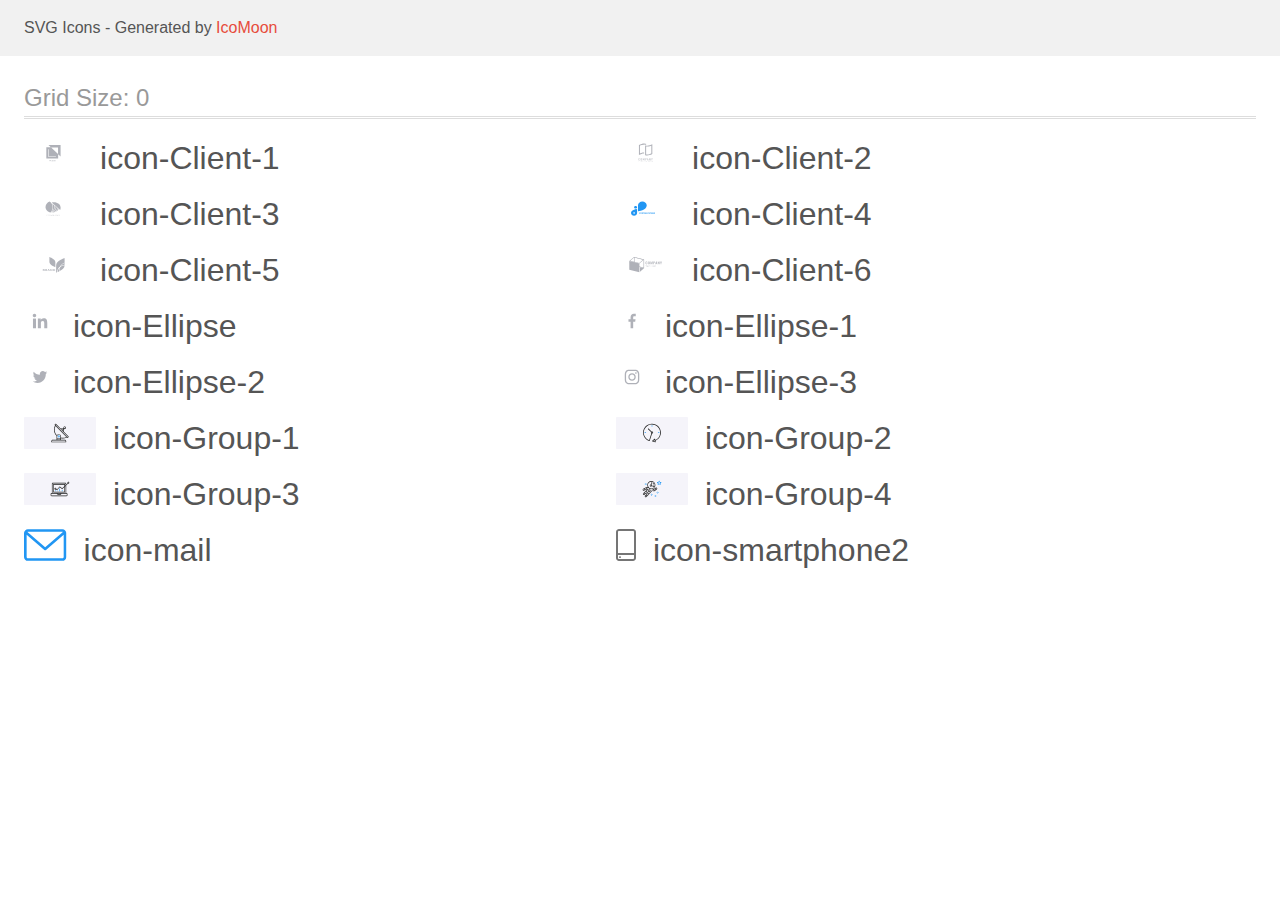
<file: icons/icomoon/demo.html>
<!doctype html>
<html>
<head>
    <title>IcoMoon - SVG Icons</title>
    <meta charset="utf-8">
    <meta name="viewport" content="width=device-width, initial-scale=1">
    <link rel="stylesheet" href="demo-files/demo.css">
    <link rel="stylesheet" href="style.css">
</head>
<body>
<svg aria-hidden="true" style="position: absolute; width: 0; height: 0; overflow: hidden;" version="1.1" xmlns="http://www.w3.org/2000/svg" xmlns:xlink="http://www.w3.org/1999/xlink">
<defs>
<symbol id="icon-Client-1" viewBox="0 0 59 32">
<path fill="#afb1b8" style="fill: var(--color1, #afb1b8)" d="M24.348 8l2.438 2.308-4.524-0.003v11.196h11.826v-4.281l2.435 2.305v-11.525h-12.174zM33.98 16.949l-6.911-6.543h6.911v6.543zM31.834 19.863h-7.702v-7.53h0.544v7.020h7.157v0.51zM25.951 22.991l-0.285 0.586-0.285-0.586h-0.239l0.415 0.781v0.455h0.216v-0.455l0.414-0.781h-0.238zM26.308 24.227l0.1-0.288h0.479l0.101 0.288h0.224l-0.468-1.236h-0.193l-0.467 1.236h0.223zM26.648 23.253l0.179 0.513h-0.358l0.179-0.513zM27.781 23.737c-0.031 0.048-0.047 0.1-0.047 0.157 0 0.104 0.037 0.189 0.11 0.254s0.172 0.097 0.294 0.097 0.228-0.033 0.316-0.099l0.070 0.082h0.239l-0.182-0.215c0.071-0.097 0.107-0.222 0.107-0.374h-0.179c0 0.083-0.017 0.159-0.052 0.227l-0.239-0.282 0.084-0.061c0.059-0.043 0.102-0.086 0.128-0.129s0.039-0.091 0.039-0.143c0-0.078-0.029-0.143-0.087-0.196s-0.131-0.080-0.221-0.080c-0.1 0-0.179 0.028-0.238 0.085s-0.088 0.133-0.088 0.229c0 0.040 0.009 0.081 0.028 0.123s0.053 0.094 0.101 0.155c-0.092 0.066-0.153 0.123-0.184 0.171zM28.339 24.010c-0.061 0.046-0.126 0.070-0.195 0.070-0.062 0-0.111-0.018-0.148-0.053s-0.055-0.082-0.055-0.139c0-0.066 0.034-0.125 0.102-0.177l0.026-0.019 0.27 0.318zM28.117 23.462c-0.058-0.072-0.087-0.132-0.087-0.179 0-0.041 0.012-0.076 0.036-0.103s0.056-0.041 0.096-0.041c0.037 0 0.068 0.012 0.093 0.035s0.037 0.050 0.037 0.082c0 0.049-0.018 0.089-0.053 0.12l-0.026 0.021-0.094 0.065zM30.13 24.134c0.085-0.074 0.134-0.177 0.146-0.309h-0.214c-0.011 0.088-0.038 0.151-0.081 0.189s-0.106 0.057-0.19 0.057c-0.092 0-0.162-0.035-0.211-0.105s-0.071-0.172-0.071-0.306v-0.11c0.001-0.132 0.027-0.232 0.076-0.3s0.122-0.103 0.216-0.103c0.080 0 0.141 0.020 0.183 0.059s0.068 0.103 0.078 0.192h0.214c-0.014-0.135-0.062-0.24-0.145-0.314s-0.193-0.111-0.329-0.111c-0.101 0-0.191 0.024-0.268 0.072s-0.136 0.117-0.177 0.206c-0.041 0.089-0.062 0.192-0.062 0.308v0.115c0.002 0.114 0.023 0.214 0.064 0.3s0.099 0.153 0.173 0.2c0.075 0.046 0.162 0.070 0.261 0.070 0.141 0 0.254-0.037 0.339-0.11zM31.392 23.961c0.042-0.092 0.063-0.198 0.063-0.319v-0.069c-0.001-0.121-0.022-0.226-0.065-0.317s-0.103-0.161-0.181-0.209c-0.078-0.049-0.167-0.073-0.267-0.073s-0.19 0.025-0.268 0.074c-0.078 0.049-0.138 0.119-0.181 0.211s-0.064 0.199-0.064 0.319v0.070c0.001 0.118 0.022 0.223 0.065 0.313s0.104 0.161 0.182 0.21c0.079 0.049 0.168 0.073 0.268 0.073 0.101 0 0.191-0.024 0.268-0.073s0.138-0.119 0.18-0.211zM31.162 23.262c0.052 0.073 0.078 0.178 0.078 0.315v0.065c0 0.139-0.026 0.245-0.077 0.318s-0.124 0.109-0.219 0.109c-0.094 0-0.168-0.037-0.221-0.111s-0.079-0.179-0.079-0.315v-0.071c0.001-0.133 0.028-0.236 0.080-0.308s0.125-0.11 0.218-0.11c0.095 0 0.168 0.037 0.22 0.11z"></path>
</symbol>
<symbol id="icon-Client-2" viewBox="0 0 59 32">
<path fill="#afb1b8" style="fill: var(--color1, #afb1b8)" d="M28.561 7.629h-0.047c-0.073-0.004-0.146-0.006-0.219-0.008v0h-0.158c-0.138 0-0.279 0.004-0.419 0.011-0.011-0.001-0.021-0.001-0.032 0-1.268 0.072-2.51 0.389-3.658 0.933l-0.15 0.073v7.701l0.352-0.119c0.309-0.106 0.638-0.202 0.978-0.29 0.921-0.236 1.866-0.362 2.816-0.374v1.012c-0.126 0.001-0.248 0.004-0.37 0.011h-0.029c-0.731 0.040-1.457 0.151-2.166 0.333-0.899 0.225-1.766 0.563-2.581 1.006v-9.877c0.846-0.494 1.758-0.864 2.707-1.101 0.834-0.215 1.691-0.326 2.552-0.329h0.149c0.178 0.004 0.351 0.012 0.514 0.025 0.429 0.030 0.854 0.098 1.271 0.203v0.996c-0.405-0.094-0.817-0.156-1.232-0.186-0.008-0.001-0.017-0.001-0.025-0.002-0.086-0.007-0.172-0.015-0.252-0.015zM30.314 8.647c0.221 0.017 0.45 0.025 0.681 0.025 0.905-0.003 1.806-0.119 2.683-0.344 0.898-0.226 1.765-0.564 2.58-1.007v9.701c-0.847 0.493-1.758 0.864-2.708 1.101-0.834 0.214-1.691 0.325-2.552 0.328-0.652 0.005-1.302-0.071-1.936-0.228v-9.764c0.15 0.034 0.304 0.066 0.46 0.093 0.257 0.043 0.528 0.075 0.792 0.095zM35.251 8.723l-0.352 0.119c-0.324 0.109-0.65 0.206-0.978 0.293-0.956 0.246-1.938 0.371-2.924 0.375-0.23 0-0.441-0.006-0.645-0.019l-0.281-0.019v7.922l0.241 0.021c0.224 0.019 0.454 0.029 0.686 0.029 0.777-0.003 1.55-0.103 2.303-0.298 0.62-0.155 1.222-0.372 1.799-0.647l0.151-0.073v-7.704z"></path>
<path fill="#afb1b8" style="fill: var(--color1, #afb1b8)" d="M23.561 21.291c-0.051-0.052-0.112-0.094-0.179-0.121s-0.14-0.040-0.213-0.037c-0.077-0.001-0.154 0.013-0.226 0.042-0.066 0.026-0.126 0.066-0.176 0.116s-0.088 0.111-0.113 0.177c-0.028 0.069-0.041 0.144-0.041 0.218v1.32c-0.003 0.093 0.015 0.186 0.052 0.271 0.031 0.068 0.076 0.128 0.132 0.177 0.053 0.044 0.115 0.076 0.181 0.094 0.064 0.018 0.13 0.027 0.197 0.027 0.073 0.001 0.146-0.015 0.213-0.046 0.066-0.029 0.126-0.070 0.176-0.122 0.049-0.051 0.088-0.111 0.115-0.177 0.028-0.067 0.043-0.138 0.042-0.21v-0.148h-0.345v0.118c0.001 0.040-0.006 0.080-0.020 0.118-0.011 0.028-0.028 0.053-0.050 0.074-0.021 0.017-0.046 0.030-0.072 0.038-0.023 0.008-0.048 0.012-0.072 0.012-0.031 0.004-0.062-0.001-0.090-0.014s-0.053-0.032-0.071-0.057c-0.033-0.053-0.048-0.115-0.046-0.177v-1.23c-0.002-0.068 0.012-0.136 0.042-0.197 0.018-0.028 0.043-0.050 0.073-0.064s0.063-0.019 0.096-0.015c0.030-0.001 0.059 0.005 0.086 0.018s0.050 0.032 0.068 0.056c0.039 0.051 0.059 0.113 0.057 0.177v0.114h0.341v-0.134c0.001-0.079-0.014-0.157-0.042-0.231-0.025-0.069-0.065-0.132-0.115-0.186z"></path>
<path fill="#afb1b8" style="fill: var(--color1, #afb1b8)" d="M25.61 21.276c-0.11-0.093-0.249-0.144-0.392-0.145-0.070 0-0.14 0.013-0.206 0.037-0.067 0.024-0.129 0.061-0.182 0.108-0.057 0.051-0.103 0.114-0.134 0.185-0.035 0.081-0.052 0.168-0.050 0.256v1.266c-0.002 0.089 0.015 0.177 0.050 0.259 0.031 0.068 0.077 0.128 0.134 0.177 0.053 0.049 0.115 0.087 0.182 0.111 0.066 0.024 0.136 0.037 0.206 0.037s0.14-0.013 0.206-0.037c0.069-0.025 0.132-0.063 0.187-0.111s0.099-0.11 0.13-0.177c0.035-0.082 0.053-0.17 0.050-0.259v-1.266c0.002-0.088-0.015-0.175-0.050-0.256-0.031-0.070-0.075-0.133-0.13-0.185zM25.449 22.982c0.003 0.034-0.002 0.068-0.014 0.099s-0.031 0.060-0.055 0.084c-0.046 0.038-0.103 0.059-0.162 0.059s-0.117-0.021-0.162-0.059c-0.024-0.023-0.043-0.052-0.055-0.084s-0.017-0.066-0.014-0.099v-1.266c-0.003-0.034 0.002-0.068 0.014-0.099s0.031-0.060 0.055-0.084c0.046-0.038 0.103-0.059 0.162-0.059s0.117 0.021 0.162 0.059c0.024 0.023 0.043 0.052 0.055 0.084s0.017 0.066 0.014 0.099v1.266z"></path>
<path fill="#afb1b8" style="fill: var(--color1, #afb1b8)" d="M28.302 23.548v-2.396h-0.332l-0.436 1.268h-0.006l-0.439-1.268h-0.328v2.396h0.342v-1.458h0.006l0.335 1.030h0.171l0.338-1.030h0.006v1.458h0.342z"></path>
<path fill="#afb1b8" style="fill: var(--color1, #afb1b8)" d="M30.246 21.32c-0.053-0.059-0.119-0.104-0.194-0.131-0.080-0.026-0.164-0.039-0.248-0.037h-0.509v2.396h0.341v-0.936h0.176c0.107 0.005 0.213-0.018 0.308-0.065 0.078-0.043 0.142-0.106 0.187-0.183 0.039-0.064 0.066-0.135 0.078-0.209 0.013-0.090 0.020-0.181 0.018-0.272 0.003-0.115-0.008-0.23-0.033-0.342-0.023-0.083-0.066-0.159-0.126-0.22zM30.070 22.050c-0.001 0.043-0.012 0.086-0.032 0.125-0.020 0.037-0.050 0.066-0.088 0.084-0.051 0.023-0.106 0.033-0.161 0.030h-0.156v-0.815h0.176c0.053-0.003 0.106 0.008 0.154 0.030 0.035 0.020 0.063 0.051 0.080 0.088 0.019 0.042 0.029 0.087 0.030 0.134 0 0.050 0 0.103 0 0.159s0.003 0.113 0 0.165h-0.003z"></path>
<path fill="#afb1b8" style="fill: var(--color1, #afb1b8)" d="M31.864 21.152h-0.28l-0.528 2.396h0.341l0.1-0.515h0.465l0.1 0.515h0.341l-0.541-2.396zM31.549 22.706l0.168-0.869h0.006l0.167 0.869h-0.341z"></path>
<path fill="#afb1b8" style="fill: var(--color1, #afb1b8)" d="M34.069 22.595h-0.006l-0.516-1.443h-0.328v2.396h0.341v-1.441h0.007l0.522 1.441h0.321v-2.396h-0.341v1.443z"></path>
<path fill="#afb1b8" style="fill: var(--color1, #afb1b8)" d="M36.156 21.152l-0.275 0.953h-0.007l-0.274-0.953h-0.362l0.469 1.383v1.013h0.342v-1.013l0.469-1.383h-0.361z"></path>
<path fill="#afb1b8" style="fill: var(--color1, #afb1b8)" d="M22.609 24.224h0.165v0.462h0.112v-0.462h0.164v-0.095h-0.44v0.095z"></path>
<path fill="#afb1b8" style="fill: var(--color1, #afb1b8)" d="M23.992 24.13l-0.216 0.556h0.119l0.046-0.126h0.222l0.047 0.126h0.121l-0.221-0.556h-0.119zM23.974 24.466l0.076-0.206 0.076 0.206h-0.151z"></path>
<path fill="#afb1b8" style="fill: var(--color1, #afb1b8)" d="M25.359 24.481h0.128v0.072c-0.038 0.030-0.084 0.047-0.132 0.047-0.022 0.001-0.045-0.003-0.065-0.012s-0.039-0.023-0.053-0.041c-0.029-0.042-0.044-0.093-0.041-0.145 0-0.124 0.054-0.186 0.16-0.186 0.028-0.003 0.056 0.005 0.079 0.021s0.040 0.040 0.047 0.068l0.11-0.021c-0.024-0.109-0.102-0.164-0.236-0.164-0.072-0.002-0.141 0.024-0.194 0.072-0.028 0.028-0.050 0.061-0.064 0.098s-0.019 0.077-0.017 0.116c-0.003 0.076 0.022 0.151 0.071 0.209 0.027 0.028 0.060 0.050 0.097 0.064s0.076 0.020 0.114 0.017c0.087 0.002 0.172-0.029 0.236-0.088v-0.219h-0.241v0.094z"></path>
<path fill="#afb1b8" style="fill: var(--color1, #afb1b8)" d="M26.756 24.13h-0.113v0.556h0.39v-0.095h-0.277v-0.462z"></path>
<path fill="#afb1b8" style="fill: var(--color1, #afb1b8)" d="M27.937 24.13h-0.113v0.556h0.113v-0.556z"></path>
<path fill="#afb1b8" style="fill: var(--color1, #afb1b8)" d="M29.091 24.501l-0.228-0.372h-0.109v0.556h0.105v-0.363l0.224 0.363h0.112v-0.556h-0.103v0.372z"></path>
<path fill="#afb1b8" style="fill: var(--color1, #afb1b8)" d="M30.135 24.441h0.277v-0.095h-0.277v-0.122h0.298v-0.095h-0.411v0.556h0.422v-0.095h-0.31v-0.15z"></path>
<path fill="#afb1b8" style="fill: var(--color1, #afb1b8)" d="M32.665 24.349h-0.219v-0.219h-0.112v0.556h0.112v-0.243h0.219v0.243h0.112v-0.556h-0.112v0.219z"></path>
<path fill="#afb1b8" style="fill: var(--color1, #afb1b8)" d="M33.715 24.441h0.278v-0.095h-0.278v-0.122h0.299v-0.095h-0.411v0.556h0.421v-0.095h-0.31v-0.15z"></path>
<path fill="#afb1b8" style="fill: var(--color1, #afb1b8)" d="M35.138 24.441c0.097-0.015 0.146-0.066 0.146-0.155 0.003-0.024-0.001-0.048-0.010-0.069s-0.025-0.041-0.044-0.054c-0.050-0.025-0.106-0.037-0.163-0.033h-0.236v0.556h0.112v-0.233h0.022c0.024-0.001 0.048 0.003 0.070 0.012 0.016 0.010 0.030 0.024 0.040 0.041l0.121 0.177h0.134l-0.068-0.109c-0.030-0.054-0.072-0.099-0.123-0.134zM35.026 24.364h-0.082v-0.14h0.088c0.038-0.003 0.077 0.001 0.113 0.013 0.008 0.007 0.015 0.016 0.019 0.026s0.006 0.021 0.006 0.032c-0 0.011-0.003 0.021-0.008 0.031s-0.013 0.018-0.021 0.024c-0.037 0.011-0.075 0.016-0.114 0.013z"></path>
<path fill="#afb1b8" style="fill: var(--color1, #afb1b8)" d="M36.212 24.441h0.277v-0.095h-0.277v-0.122h0.299v-0.095h-0.412v0.556h0.422v-0.095h-0.31v-0.15z"></path>
</symbol>
<symbol id="icon-Client-3" viewBox="0 0 59 32">
<path fill="#afb1b8" style="fill: var(--color1, #afb1b8)" d="M23.793 22.644c0.006 0 0.011 0.001 0.016 0.003s0.010 0.005 0.013 0.008l0.076 0.073c-0.059 0.059-0.132 0.106-0.213 0.138-0.096 0.035-0.199 0.052-0.302 0.049-0.098 0.002-0.194-0.014-0.285-0.046-0.081-0.030-0.154-0.074-0.214-0.13-0.061-0.058-0.108-0.127-0.138-0.201-0.033-0.083-0.050-0.17-0.048-0.258-0.001-0.088 0.016-0.176 0.052-0.259 0.033-0.075 0.083-0.143 0.147-0.201 0.065-0.057 0.142-0.101 0.228-0.131 0.093-0.031 0.193-0.047 0.293-0.046 0.093-0.002 0.186 0.012 0.272 0.042 0.075 0.028 0.144 0.068 0.204 0.116l-0.064 0.077c-0.004 0.005-0.010 0.010-0.016 0.014-0.008 0.004-0.017 0.006-0.026 0.006s-0.019-0.003-0.027-0.008l-0.034-0.021-0.047-0.026c-0.020-0.010-0.042-0.018-0.064-0.026-0.028-0.009-0.057-0.016-0.086-0.021-0.037-0.006-0.075-0.009-0.113-0.008-0.072-0.001-0.144 0.011-0.211 0.035-0.062 0.022-0.119 0.055-0.165 0.097-0.047 0.045-0.084 0.098-0.107 0.155-0.027 0.066-0.040 0.135-0.039 0.204-0.001 0.071 0.012 0.141 0.039 0.208 0.023 0.057 0.059 0.109 0.105 0.154 0.043 0.042 0.097 0.075 0.157 0.096 0.062 0.022 0.128 0.034 0.195 0.033 0.039 0.001 0.077-0.002 0.116-0.007 0.063-0.007 0.123-0.026 0.175-0.055 0.027-0.015 0.052-0.032 0.075-0.051 0.010-0.008 0.023-0.013 0.036-0.013z"></path>
<path fill="#afb1b8" style="fill: var(--color1, #afb1b8)" d="M25.984 22.28c0.001 0.087-0.016 0.174-0.051 0.256-0.031 0.074-0.080 0.142-0.143 0.199s-0.14 0.101-0.224 0.131c-0.186 0.062-0.391 0.062-0.577 0-0.084-0.030-0.16-0.074-0.223-0.131-0.063-0.058-0.112-0.126-0.144-0.201-0.068-0.166-0.068-0.347 0-0.513 0.032-0.075 0.081-0.143 0.144-0.202 0.064-0.055 0.139-0.098 0.223-0.126 0.185-0.063 0.391-0.063 0.577 0 0.084 0.030 0.16 0.074 0.224 0.131s0.111 0.125 0.143 0.199c0.035 0.082 0.052 0.17 0.051 0.258zM25.785 22.28c0.002-0.070-0.011-0.14-0.036-0.206-0.021-0.057-0.056-0.109-0.102-0.154-0.044-0.042-0.099-0.076-0.16-0.097-0.135-0.045-0.284-0.045-0.419 0-0.061 0.022-0.116 0.055-0.16 0.097-0.046 0.044-0.081 0.097-0.102 0.154-0.048 0.134-0.048 0.278 0 0.412 0.021 0.057 0.056 0.11 0.102 0.154 0.045 0.042 0.099 0.075 0.16 0.096 0.135 0.044 0.284 0.044 0.419 0 0.061-0.021 0.116-0.054 0.16-0.096 0.046-0.045 0.080-0.097 0.102-0.154 0.025-0.066 0.038-0.136 0.036-0.206z"></path>
<path fill="#afb1b8" style="fill: var(--color1, #afb1b8)" d="M27.479 22.496l0.020 0.046c0.008-0.017 0.014-0.031 0.022-0.046s0.015-0.031 0.025-0.045l0.485-0.765c0.009-0.013 0.018-0.021 0.027-0.024 0.013-0.003 0.026-0.005 0.040-0.004h0.143v1.245h-0.17v-0.915c0-0.012 0-0.025 0-0.039s-0.001-0.029 0-0.043l-0.487 0.776c-0.006 0.012-0.016 0.021-0.029 0.028s-0.027 0.010-0.042 0.010h-0.027c-0.015 0-0.029-0.003-0.042-0.010s-0.022-0.017-0.028-0.028l-0.502-0.781c0 0.015 0 0.030 0 0.044s0 0.028 0 0.040v0.915h-0.164v-1.242h0.143c0.013-0.001 0.027 0.001 0.040 0.004 0.012 0.005 0.021 0.014 0.027 0.024l0.495 0.766c0.010 0.014 0.018 0.029 0.025 0.044z"></path>
<path fill="#afb1b8" style="fill: var(--color1, #afb1b8)" d="M29.302 22.434v0.466h-0.19v-1.243h0.423c0.080-0.001 0.159 0.008 0.236 0.027 0.061 0.015 0.118 0.042 0.167 0.077 0.042 0.034 0.075 0.075 0.095 0.122 0.022 0.051 0.033 0.105 0.032 0.159 0.001 0.055-0.011 0.109-0.035 0.159-0.023 0.048-0.058 0.090-0.102 0.124-0.049 0.037-0.106 0.066-0.168 0.082-0.074 0.021-0.151 0.030-0.229 0.029l-0.23-0.003zM29.302 22.3h0.23c0.050 0.001 0.099-0.006 0.147-0.019 0.039-0.011 0.075-0.030 0.106-0.054 0.029-0.023 0.051-0.051 0.064-0.082 0.016-0.033 0.023-0.069 0.023-0.105 0.002-0.035-0.004-0.069-0.019-0.101s-0.037-0.061-0.066-0.085c-0.072-0.049-0.163-0.073-0.255-0.067h-0.23v0.512z"></path>
<path fill="#afb1b8" style="fill: var(--color1, #afb1b8)" d="M31.851 22.902h-0.15c-0.015 0-0.030-0.004-0.042-0.012-0.011-0.008-0.019-0.018-0.025-0.029l-0.129-0.301h-0.648l-0.134 0.301c-0.005 0.011-0.013 0.021-0.024 0.028-0.012 0.008-0.027 0.013-0.043 0.012h-0.15l0.569-1.245h0.197l0.577 1.245zM30.913 22.439h0.535l-0.226-0.507c-0.017-0.038-0.031-0.077-0.043-0.117l-0.022 0.065c-0.007 0.020-0.014 0.038-0.021 0.053l-0.224 0.506z"></path>
<path fill="#afb1b8" style="fill: var(--color1, #afb1b8)" d="M32.671 21.662c0.011 0.005 0.021 0.013 0.028 0.022l0.83 0.939c0-0.015 0-0.030 0-0.044s0-0.028 0-0.041v-0.882h0.17v1.245h-0.095c-0.014 0-0.027-0.002-0.039-0.007s-0.022-0.014-0.030-0.023l-0.829-0.938c0.001 0.014 0.001 0.029 0 0.043s0 0.026 0 0.038v0.887h-0.17v-1.245h0.101c0.012-0 0.023 0.002 0.034 0.006z"></path>
<path fill="#afb1b8" style="fill: var(--color1, #afb1b8)" d="M35.097 22.407v0.494h-0.19v-0.494l-0.525-0.75h0.17c0.015-0.001 0.029 0.003 0.041 0.011 0.010 0.008 0.019 0.017 0.026 0.028l0.328 0.484c0.013 0.021 0.025 0.040 0.034 0.058s0.017 0.035 0.024 0.053l0.024-0.054c0.009-0.020 0.020-0.039 0.032-0.057l0.323-0.487c0.007-0.010 0.015-0.019 0.025-0.026 0.011-0.009 0.026-0.013 0.041-0.012h0.171l-0.525 0.753z"></path>
<path fill="#afb1b8" style="fill: var(--color1, #afb1b8)" d="M27.385 19.567c0.082 0.009 0.166 0.017 0.25 0.023 1.28-0.497 2.362-1.311 3.112-2.34s1.134-2.227 1.105-3.445l-1.41-1.225c0.287 1.296 0.153 2.637-0.387 3.871s-1.464 2.313-2.67 3.117z"></path>
<path fill="#afb1b8" style="fill: var(--color1, #afb1b8)" d="M26.881 19.51l0.038 0.007c1.288-0.801 2.271-1.919 2.82-3.209s0.64-2.695 0.261-4.031l-2.009-1.745c0.812 1.434 1.139 3.040 0.943 4.629s-0.908 3.098-2.053 4.35z"></path>
<path fill="#afb1b8" style="fill: var(--color1, #afb1b8)" d="M33.693 15.244c-0.341 1.338-1.17 2.545-2.363 3.441-0.349 0.263-0.724 0.498-1.123 0.7 0.972-0.248 1.865-0.687 2.61-1.282s1.324-1.332 1.69-2.152l-0.815-0.707z"></path>
<path fill="#afb1b8" style="fill: var(--color1, #afb1b8)" d="M33.374 15.047l-1.16-1.008c-0.022 1.149-0.398 2.272-1.089 3.252s-1.671 1.781-2.838 2.321h0.006c0.26-0 0.52-0.014 0.779-0.040 1.091-0.387 2.055-1.003 2.806-1.792s1.265-1.728 1.497-2.732z"></path>
<path fill="#afb1b8" style="fill: var(--color1, #afb1b8)" d="M27.049 9.795l-1.384-1.204c-1.237 0.415-2.301 1.145-3.052 2.095s-1.156 2.074-1.159 3.226v0c0.005 1.273 0.498 2.508 1.401 3.511s2.166 1.714 3.588 2.022c1.269-1.343 2.012-3.003 2.121-4.739s-0.422-3.456-1.515-4.911z"></path>
<path fill="#afb1b8" style="fill: var(--color1, #afb1b8)" d="M36.57 14.862c-0.005-1.51-0.698-2.958-1.927-4.026s-2.895-1.67-4.633-1.674c-0.803-0.001-1.6 0.128-2.349 0.38l8.471 7.36c0.29-0.651 0.439-1.342 0.438-2.040z"></path>
</symbol>
<symbol id="icon-Client-4" viewBox="0 0 59 32">
<path fill="#2196f3" style="fill: var(--color2, #2196f3)" d="M19.529 12.905h-0.001c-0.834 0-1.51 0.601-1.51 1.342v0.001c0 0.741 0.676 1.342 1.51 1.342h0.001c0.834 0 1.51-0.601 1.51-1.342v-0.001c0-0.741-0.676-1.342-1.51-1.342z"></path>
<path fill="#2196f3" style="fill: var(--color2, #2196f3)" d="M30.677 12.476c-0.002-1.030-0.464-2.016-1.283-2.744s-1.929-1.138-3.088-1.141v0c-1.159 0.002-2.27 0.412-3.089 1.14s-1.281 1.715-1.283 2.745v5.678c0 0 8.742-0.865 8.743-5.677v-0.001z"></path>
<path fill="#2196f3" style="fill: var(--color2, #2196f3)" d="M14.957 20.017c0.002 0.716 0.323 1.403 0.893 1.91s1.342 0.792 2.148 0.794c0.806-0.002 1.578-0.288 2.148-0.794s0.891-1.193 0.893-1.909v-3.951c0 0-6.083 0.603-6.083 3.95zM17.998 20.725c-0.158 0-0.311-0.041-0.442-0.119s-0.233-0.188-0.293-0.318c-0.060-0.129-0.076-0.272-0.045-0.409s0.107-0.263 0.218-0.362c0.111-0.099 0.253-0.166 0.408-0.194s0.315-0.013 0.46 0.040c0.146 0.054 0.27 0.144 0.357 0.261s0.134 0.253 0.134 0.393c0 0.093-0.020 0.186-0.060 0.272s-0.098 0.165-0.172 0.23c-0.074 0.066-0.162 0.118-0.259 0.154s-0.201 0.054-0.305 0.054v-0.003z"></path>
<path fill="#2196f3" style="fill: var(--color2, #2196f3)" d="M24.145 20.335h-0.587v0.606h-0.306v-1.484h0.966v0.248h-0.66v0.383h0.587v0.247zM25.615 20.233c0 0.146-0.026 0.274-0.077 0.384s-0.126 0.195-0.222 0.255c-0.096 0.060-0.206 0.090-0.33 0.090-0.123 0-0.233-0.030-0.329-0.089s-0.171-0.143-0.224-0.253c-0.053-0.11-0.080-0.236-0.081-0.379v-0.073c0-0.146 0.026-0.274 0.078-0.385s0.127-0.197 0.223-0.256c0.096-0.060 0.207-0.090 0.33-0.090s0.233 0.030 0.329 0.090c0.096 0.059 0.171 0.144 0.223 0.256s0.079 0.239 0.079 0.384v0.066zM25.305 20.166c0-0.156-0.028-0.274-0.084-0.355s-0.135-0.121-0.238-0.121c-0.103 0-0.182 0.040-0.237 0.12s-0.084 0.196-0.085 0.351v0.072c0 0.151 0.028 0.269 0.084 0.353s0.136 0.125 0.241 0.125c0.103 0 0.181-0.040 0.236-0.12s0.083-0.198 0.084-0.353v-0.072zM26.606 20.552c0-0.058-0.020-0.102-0.061-0.133s-0.114-0.064-0.22-0.098c-0.106-0.035-0.19-0.069-0.252-0.102-0.168-0.091-0.253-0.214-0.253-0.368 0-0.080 0.022-0.151 0.067-0.214s0.11-0.112 0.195-0.148c0.085-0.035 0.18-0.053 0.285-0.053s0.2 0.019 0.283 0.058c0.083 0.038 0.147 0.092 0.193 0.162s0.069 0.149 0.069 0.238h-0.306c0-0.068-0.021-0.121-0.064-0.158s-0.103-0.057-0.18-0.057c-0.075 0-0.133 0.016-0.174 0.048s-0.062 0.073-0.062 0.124c0 0.048 0.024 0.089 0.072 0.121s0.121 0.063 0.215 0.092c0.174 0.052 0.301 0.117 0.38 0.195s0.119 0.174 0.119 0.289c0 0.128-0.049 0.229-0.146 0.303s-0.228 0.109-0.392 0.109c-0.114 0-0.218-0.021-0.312-0.062s-0.165-0.099-0.215-0.172c-0.049-0.073-0.073-0.157-0.073-0.253h0.307c0 0.164 0.098 0.246 0.293 0.246 0.073 0 0.129-0.015 0.17-0.044s0.061-0.071 0.061-0.124zM28.238 19.705h-0.454v1.236h-0.306v-1.236h-0.448v-0.248h1.209v0.248zM29.306 20.299h-0.587v0.397h0.689v0.246h-0.995v-1.484h0.993v0.248h-0.687v0.354h0.587v0.239zM30.136 20.398h-0.244v0.543h-0.306v-1.484h0.551c0.175 0 0.31 0.039 0.406 0.117s0.143 0.189 0.143 0.331c0 0.101-0.022 0.186-0.066 0.254s-0.11 0.121-0.199 0.161l0.321 0.606v0.014h-0.328l-0.278-0.543zM29.893 20.151h0.247c0.077 0 0.136-0.019 0.178-0.058s0.063-0.093 0.063-0.162c0-0.070-0.020-0.125-0.060-0.165s-0.1-0.060-0.182-0.060h-0.246v0.445zM31.745 20.419v0.523h-0.306v-1.484h0.579c0.111 0 0.209 0.020 0.294 0.061s0.15 0.099 0.196 0.174c0.045 0.075 0.068 0.16 0.068 0.256 0 0.145-0.050 0.26-0.15 0.344s-0.237 0.125-0.413 0.125h-0.268zM31.745 20.171h0.273c0.081 0 0.142-0.019 0.184-0.057s0.064-0.092 0.064-0.163c0-0.073-0.021-0.131-0.064-0.176s-0.102-0.068-0.177-0.069h-0.28v0.466zM33.679 20.299h-0.587v0.397h0.689v0.246h-0.995v-1.484h0.993v0.248h-0.687v0.354h0.587v0.239zM35.098 19.705h-0.455v1.236h-0.306v-1.236h-0.448v-0.248h1.209v0.248zM36.166 20.299h-0.587v0.397h0.689v0.246h-0.994v-1.484h0.992v0.248h-0.687v0.354h0.587v0.239zM36.996 20.398h-0.243v0.543h-0.306v-1.484h0.551c0.175 0 0.31 0.039 0.406 0.117s0.143 0.189 0.143 0.331c0 0.101-0.022 0.186-0.066 0.254s-0.11 0.121-0.199 0.161l0.321 0.606v0.014h-0.328l-0.278-0.543zM36.753 20.151h0.247c0.077 0 0.136-0.019 0.178-0.058s0.063-0.093 0.063-0.162c0-0.070-0.020-0.125-0.060-0.165s-0.1-0.060-0.182-0.060h-0.246v0.445zM38.549 20.552c0-0.058-0.021-0.102-0.061-0.133s-0.114-0.064-0.22-0.098c-0.106-0.035-0.19-0.069-0.251-0.102-0.169-0.091-0.253-0.214-0.253-0.368 0-0.080 0.022-0.151 0.067-0.214s0.111-0.112 0.195-0.148c0.085-0.035 0.18-0.053 0.285-0.053 0.106 0 0.2 0.019 0.283 0.058s0.147 0.092 0.192 0.162c0.046 0.070 0.070 0.149 0.070 0.238h-0.306c0-0.068-0.022-0.121-0.064-0.158s-0.103-0.057-0.18-0.057c-0.075 0-0.133 0.016-0.174 0.048s-0.062 0.073-0.062 0.124c0 0.048 0.024 0.089 0.072 0.121s0.121 0.063 0.215 0.092c0.174 0.052 0.301 0.117 0.38 0.195s0.119 0.174 0.119 0.289c0 0.128-0.049 0.229-0.146 0.303s-0.228 0.109-0.392 0.109c-0.114 0-0.218-0.021-0.312-0.062s-0.165-0.099-0.215-0.172c-0.049-0.073-0.073-0.157-0.073-0.253h0.307c0 0.164 0.098 0.246 0.294 0.246 0.073 0 0.129-0.015 0.17-0.044s0.061-0.071 0.061-0.124z"></path>
</symbol>
<symbol id="icon-Client-5" viewBox="0 0 59 32">
<path fill="#afb1b8" style="fill: var(--color1, #afb1b8)" d="M20.437 21.125c0.085 0.096 0.13 0.216 0.128 0.34 0.004 0.081-0.011 0.161-0.045 0.235s-0.086 0.141-0.152 0.194c-0.165 0.114-0.369 0.169-0.575 0.157h-1.010v-2.154h0.989c0.195-0.012 0.389 0.039 0.548 0.143 0.064 0.049 0.114 0.111 0.148 0.181s0.048 0.146 0.044 0.222c0.006 0.119-0.035 0.236-0.115 0.329-0.077 0.086-0.183 0.145-0.301 0.168 0.134 0.022 0.255 0.088 0.341 0.184zM19.253 20.8h0.423c0.096 0.006 0.192-0.019 0.269-0.072 0.032-0.026 0.056-0.059 0.072-0.096s0.022-0.076 0.019-0.115c0.003-0.039-0.003-0.078-0.019-0.114s-0.040-0.069-0.071-0.096c-0.080-0.054-0.178-0.080-0.277-0.073h-0.416v0.565zM19.986 21.626c0.034-0.027 0.061-0.061 0.078-0.099s0.025-0.079 0.022-0.12c0.003-0.042-0.005-0.083-0.023-0.121s-0.045-0.072-0.079-0.1c-0.083-0.056-0.184-0.084-0.287-0.078h-0.444v0.592h0.449c0.101 0.005 0.201-0.021 0.284-0.075z"></path>
<path fill="#afb1b8" style="fill: var(--color1, #afb1b8)" d="M22.459 22.051l-0.55-0.842h-0.207v0.842h-0.473v-2.154h0.896c0.226-0.014 0.449 0.051 0.624 0.183 0.125 0.117 0.201 0.271 0.213 0.434s-0.040 0.325-0.146 0.457c-0.111 0.116-0.262 0.193-0.427 0.219l0.586 0.861h-0.515zM21.702 20.916h0.387c0.269 0 0.403-0.109 0.403-0.326 0.003-0.044-0.005-0.089-0.022-0.131s-0.043-0.080-0.077-0.111c-0.085-0.065-0.194-0.096-0.305-0.087h-0.392l0.005 0.655z"></path>
<path fill="#afb1b8" style="fill: var(--color1, #afb1b8)" d="M25.047 21.618h-0.943l-0.167 0.433h-0.496l0.866-2.129h0.537l0.863 2.129h-0.496l-0.163-0.433zM24.921 21.291l-0.345-0.909-0.345 0.909h0.689z"></path>
<path fill="#afb1b8" style="fill: var(--color1, #afb1b8)" d="M28.286 22.051h-0.47l-1.054-1.464v1.464h-0.469v-2.154h0.469l1.054 1.473v-1.473h0.47v2.154z"></path>
<path fill="#afb1b8" style="fill: var(--color1, #afb1b8)" d="M30.968 21.536c-0.097 0.163-0.245 0.295-0.425 0.38-0.205 0.095-0.432 0.141-0.661 0.136h-0.837v-2.154h0.837c0.229-0.005 0.455 0.040 0.661 0.133 0.18 0.083 0.328 0.214 0.425 0.376 0.097 0.175 0.147 0.369 0.147 0.565s-0.050 0.39-0.147 0.565zM30.43 21.484c0.134-0.143 0.208-0.325 0.208-0.514s-0.074-0.371-0.208-0.514c-0.162-0.13-0.374-0.195-0.588-0.183h-0.326v1.394h0.326c0.215 0.012 0.426-0.053 0.588-0.183z"></path>
<path fill="#afb1b8" style="fill: var(--color1, #afb1b8)" d="M25.341 7.919c0 0 6.066 2.097 5.937 5.131v5.132c0 0-6.061-2.098-5.935-5.132l-0.002-5.131z"></path>
<path fill="#afb1b8" style="fill: var(--color1, #afb1b8)" d="M36.682 16.98c1.146-0.722 2.471-1.169 3.854-1.3v-1.607c-1.594 0.562-2.946 1.582-3.854 2.907z"></path>
<path fill="#afb1b8" style="fill: var(--color1, #afb1b8)" d="M35.994 17.464c0.937-1.729 2.563-3.063 4.542-3.727v-4.629c0 0-8.638 2.987-8.456 7.308v7.306c0 0 0.385-0.134 0.99-0.384 0-0.234 0-0.469 0.028-0.706 0.179-2.006 1.22-3.865 2.896-5.168z"></path>
<path fill="#afb1b8" style="fill: var(--color1, #afb1b8)" d="M35.172 20.178c0.045-0.507 0.146-1.008 0.302-1.496-1.043 1.125-1.675 2.522-1.806 3.993-0.013 0.139-0.020 0.278-0.023 0.421 0.491-0.216 1.062-0.485 1.661-0.802-0.153-0.696-0.198-1.408-0.134-2.116z"></path>
<path fill="#afb1b8" style="fill: var(--color1, #afb1b8)" d="M35.515 20.205c-0.057 0.64-0.022 1.284 0.107 1.916 2.36-1.293 5.012-3.291 4.91-5.705v-0.21c-1.686 0.173-3.264 0.848-4.49 1.921-0.287 0.665-0.464 1.366-0.526 2.079z"></path>
</symbol>
<symbol id="icon-Client-6" viewBox="0 0 59 32">
<path fill="#afb1b8" style="fill: var(--color1, #afb1b8)" d="M29.713 15.098c-0.154-0.205-0.228-0.448-0.21-0.692v-1.003c0-0.307 0.070-0.541 0.209-0.701s0.379-0.239 0.718-0.239c0.319 0 0.546 0.068 0.679 0.204 0.146 0.174 0.217 0.386 0.201 0.6v0.236h-0.571v-0.239c0.002-0.078-0.003-0.156-0.017-0.234-0.008-0.053-0.037-0.102-0.082-0.139-0.059-0.040-0.132-0.059-0.207-0.054-0.078-0.005-0.156 0.015-0.217 0.057-0.050 0.041-0.083 0.095-0.095 0.153-0.016 0.082-0.024 0.165-0.022 0.248v1.217c-0.009 0.117 0.016 0.235 0.073 0.342 0.028 0.036 0.068 0.065 0.114 0.083s0.097 0.025 0.147 0.019c0.073 0.005 0.146-0.015 0.202-0.055 0.047-0.040 0.076-0.092 0.085-0.148 0.013-0.081 0.019-0.162 0.018-0.244v-0.247h0.571v0.225c0.016 0.223-0.053 0.445-0.197 0.63-0.131 0.149-0.355 0.223-0.683 0.223s-0.577-0.080-0.717-0.245z"></path>
<path fill="#afb1b8" style="fill: var(--color1, #afb1b8)" d="M32.089 15.109c-0.144-0.156-0.216-0.384-0.216-0.685v-1.055c0-0.298 0.072-0.523 0.216-0.676s0.385-0.229 0.723-0.229c0.336 0 0.575 0.076 0.72 0.229s0.217 0.379 0.217 0.676v1.055c0 0.298-0.073 0.526-0.22 0.684s-0.385 0.236-0.717 0.236c-0.332 0-0.578-0.080-0.723-0.235zM33.078 14.856c0.052-0.098 0.075-0.205 0.069-0.312v-1.292c0.007-0.105-0.017-0.21-0.067-0.306-0.029-0.037-0.069-0.066-0.117-0.084s-0.099-0.024-0.151-0.018c-0.051-0.006-0.103 0-0.151 0.018s-0.088 0.047-0.117 0.084c-0.052 0.095-0.075 0.201-0.069 0.306v1.298c-0.007 0.107 0.016 0.215 0.069 0.312 0.033 0.033 0.074 0.059 0.12 0.077s0.096 0.027 0.147 0.027c0.051 0 0.101-0.009 0.147-0.027s0.087-0.044 0.12-0.077v-0.006z"></path>
<path fill="#afb1b8" style="fill: var(--color1, #afb1b8)" d="M34.436 12.495h0.614l0.462 1.946 0.473-1.946h0.598l0.061 2.809h-0.442l-0.047-1.952-0.456 1.952h-0.354l-0.473-1.96-0.044 1.96h-0.447l0.056-2.809z"></path>
<path fill="#afb1b8" style="fill: var(--color1, #afb1b8)" d="M37.332 12.495h0.957c0.551 0 0.827 0.266 0.827 0.798 0 0.509-0.29 0.764-0.871 0.763h-0.326v1.249h-0.591l0.003-2.809zM38.15 13.696c0.058 0.006 0.118 0.002 0.174-0.014s0.107-0.041 0.151-0.075c0.068-0.095 0.098-0.206 0.085-0.317 0.003-0.086-0.007-0.171-0.029-0.255-0.008-0.028-0.023-0.054-0.043-0.077s-0.046-0.042-0.074-0.057c-0.082-0.034-0.173-0.049-0.264-0.045h-0.229v0.839h0.229z"></path>
<path fill="#afb1b8" style="fill: var(--color1, #afb1b8)" d="M39.968 12.495h0.635l0.651 2.809h-0.551l-0.129-0.648h-0.566l-0.133 0.648h-0.559l0.651-2.809zM40.511 14.331l-0.221-1.179-0.221 1.179h0.442z"></path>
<path fill="#afb1b8" style="fill: var(--color1, #afb1b8)" d="M41.78 12.495h0.414l0.792 1.603v-1.603h0.49v2.809h-0.393l-0.797-1.673v1.673h-0.507l0.001-2.809z"></path>
<path fill="#afb1b8" style="fill: var(--color1, #afb1b8)" d="M44.624 14.233l-0.658-1.734h0.554l0.402 1.114 0.377-1.114h0.543l-0.65 1.734v1.071h-0.567v-1.071z"></path>
<path fill="#afb1b8" style="fill: var(--color1, #afb1b8)" d="M30.625 16.533v0.147h-0.482v1.142h-0.202v-1.142h-0.484v-0.147h1.169z"></path>
<path fill="#afb1b8" style="fill: var(--color1, #afb1b8)" d="M32.137 17.821h-0.156c-0.016 0.001-0.031-0.003-0.044-0.012-0.012-0.007-0.021-0.018-0.026-0.030l-0.139-0.306h-0.669l-0.139 0.306c-0.004 0.013-0.011 0.025-0.021 0.035-0.012 0.009-0.028 0.013-0.044 0.012h-0.156l0.591-1.288h0.206l0.598 1.283zM31.158 17.343h0.558l-0.236-0.524c-0.017-0.040-0.032-0.080-0.044-0.121-0.008 0.024-0.015 0.048-0.022 0.068l-0.021 0.054-0.234 0.523z"></path>
<path fill="#afb1b8" style="fill: var(--color1, #afb1b8)" d="M33.155 17.695c0.037 0.002 0.074 0.002 0.111 0 0.032-0.003 0.064-0.008 0.095-0.015 0.029-0.006 0.057-0.014 0.085-0.023 0.026-0.009 0.052-0.020 0.079-0.032v-0.29h-0.236c-0.006 0-0.012-0-0.017-0.002s-0.011-0.004-0.015-0.008c-0.004-0.003-0.007-0.006-0.009-0.011s-0.003-0.008-0.003-0.013v-0.099h0.458v0.494c-0.037 0.023-0.077 0.044-0.118 0.061s-0.086 0.033-0.131 0.044c-0.048 0.012-0.098 0.021-0.148 0.027-0.057 0.006-0.115 0.008-0.172 0.008-0.102 0.001-0.203-0.015-0.298-0.048-0.088-0.031-0.169-0.077-0.236-0.135-0.066-0.059-0.118-0.128-0.152-0.204-0.037-0.085-0.056-0.176-0.054-0.267-0.001-0.092 0.017-0.183 0.053-0.269 0.034-0.076 0.086-0.146 0.152-0.204s0.148-0.103 0.236-0.134c0.101-0.033 0.209-0.049 0.317-0.048 0.055-0 0.11 0.004 0.164 0.011 0.048 0.007 0.095 0.018 0.141 0.033 0.041 0.013 0.081 0.030 0.118 0.051s0.071 0.043 0.103 0.067l-0.057 0.080c-0.004 0.007-0.011 0.013-0.019 0.018s-0.017 0.007-0.027 0.007c-0.013-0-0.026-0.004-0.037-0.010-0.018-0.008-0.037-0.018-0.058-0.031-0.025-0.014-0.052-0.025-0.079-0.035-0.035-0.012-0.072-0.022-0.109-0.029-0.050-0.008-0.1-0.012-0.15-0.011-0.078-0.001-0.155 0.011-0.228 0.036-0.066 0.023-0.125 0.058-0.174 0.102-0.049 0.046-0.086 0.101-0.11 0.16-0.053 0.14-0.053 0.29 0 0.43 0.026 0.061 0.066 0.116 0.118 0.162 0.048 0.044 0.107 0.079 0.173 0.102 0.075 0.022 0.155 0.031 0.234 0.026z"></path>
<path fill="#afb1b8" style="fill: var(--color1, #afb1b8)" d="M35.039 17.674h0.645v0.147h-0.842v-1.288h0.202l-0.005 1.142z"></path>
<path fill="#afb1b8" style="fill: var(--color1, #afb1b8)" d="M36.355 17.821h-0.202v-1.288h0.202v1.288z"></path>
<path fill="#afb1b8" style="fill: var(--color1, #afb1b8)" d="M37.106 16.539c0.012 0.006 0.023 0.014 0.031 0.023l0.864 0.971c-0.001-0.015-0.001-0.031 0-0.046 0-0.014 0-0.029 0-0.042v-0.918h0.176v1.294h-0.102c-0.015 0.001-0.030-0.001-0.044-0.007-0.012-0.006-0.023-0.015-0.032-0.024l-0.863-0.97c0 0.015 0 0.030 0 0.044s0 0.028 0 0.040v0.918h-0.169v-1.289h0.105c0.011 0 0.023 0.002 0.033 0.006z"></path>
<path fill="#afb1b8" style="fill: var(--color1, #afb1b8)" d="M39.665 16.533v0.142h-0.716v0.425h0.58v0.137h-0.58v0.44h0.716v0.142h-0.924v-1.285h0.924z"></path>
<path fill="#afb1b8" style="fill: var(--color1, #afb1b8)" d="M18.491 8.576l8.972 2.199v7.707l-8.972-2.198v-7.708zM17.916 7.919v8.739l10.122 2.482v-8.738l-10.122-2.483z"></path>
<path fill="#afb1b8" style="fill: var(--color1, #afb1b8)" d="M23.34 23.197l-10.123-2.484v-8.739l10.123 2.483v8.74z"></path>
<path fill="#afb1b8" style="fill: var(--color1, #afb1b8)" d="M18.083 8.477l8.855 2.172-3.766 3.252-8.856-2.173 3.767-3.251zM17.916 7.919l-4.698 4.056 10.123 2.483 4.697-4.056-10.122-2.483z"></path>
<path fill="#afb1b8" style="fill: var(--color1, #afb1b8)" d="M23.91 22.706l4.127-3.564-4.127-1.013v4.577z"></path>
</symbol>
<symbol id="icon-Ellipse" viewBox="0 0 32 32">
<path fill="#fff" style="fill: var(--color3, #fff)" d="M32 16c0 4.418-1.791 8.418-4.686 11.314s-6.895 4.686-11.314 4.686-8.418-1.791-11.314-4.686c-2.895-2.895-4.686-6.895-4.686-11.314s1.791-8.418 4.686-11.314 6.895-4.686 11.314-4.686c4.418 0 8.418 1.791 11.314 4.686s4.686 6.895 4.686 11.314z"></path>
<path fill="#afb1b8" style="fill: var(--color1, #afb1b8)" d="M23.269 23.273v-0.001h0.004v-5.335c0-2.61-0.562-4.62-3.613-4.62-1.467 0-2.451 0.805-2.853 1.568h-0.042v-1.324h-2.893v9.711h3.012v-4.809c0-1.266 0.24-2.49 1.808-2.49 1.545 0 1.568 1.445 1.568 2.572v4.728h3.009z"></path>
<path fill="#afb1b8" style="fill: var(--color1, #afb1b8)" d="M8.967 13.562h3.016v9.711h-3.016v-9.711z"></path>
<path fill="#afb1b8" style="fill: var(--color1, #afb1b8)" d="M10.474 8.727c-0.964 0-1.747 0.782-1.747 1.747s0.782 1.763 1.747 1.763c0.964 0 1.747-0.799 1.747-1.763s-0.783-1.747-1.747-1.747v0z"></path>
</symbol>
<symbol id="icon-Ellipse-1" viewBox="0 0 32 32">
<path fill="#fff" style="fill: var(--color3, #fff)" d="M32 16c0 4.418-1.791 8.418-4.686 11.314s-6.895 4.686-11.314 4.686-8.418-1.791-11.314-4.686c-2.895-2.895-4.686-6.895-4.686-11.314s1.791-8.418 4.686-11.314 6.895-4.686 11.314-4.686c4.418 0 8.418 1.791 11.314 4.686s4.686 6.895 4.686 11.314z"></path>
<path fill="#afb1b8" style="fill: var(--color1, #afb1b8)" d="M18.422 11.142h1.328v-2.313c-0.229-0.031-1.017-0.102-1.935-0.102-1.915 0-3.226 1.204-3.226 3.418v2.037h-2.113v2.585h2.113v6.505h2.59v-6.505h2.027l0.322-2.585h-2.35v-1.781c0.001-0.747 0.202-1.259 1.243-1.259z"></path>
</symbol>
<symbol id="icon-Ellipse-2" viewBox="0 0 32 32">
<path fill="#fff" style="fill: var(--color3, #fff)" d="M32 16c0 4.418-1.791 8.418-4.686 11.314s-6.895 4.686-11.314 4.686-8.418-1.791-11.314-4.686c-2.895-2.895-4.686-6.895-4.686-11.314s1.791-8.418 4.686-11.314 6.895-4.686 11.314-4.686c4.418 0 8.418 1.791 11.314 4.686s4.686 6.895 4.686 11.314z"></path>
<path fill="#afb1b8" style="fill: var(--color1, #afb1b8)" d="M23.273 11.49c-0.541 0.237-1.117 0.394-1.718 0.471 0.618-0.369 1.090-0.949 1.312-1.648-0.576 0.344-1.213 0.586-1.891 0.722-0.547-0.583-1.327-0.944-2.178-0.944-1.651 0-2.98 1.34-2.98 2.983 0 0.236 0.020 0.464 0.069 0.68-2.479-0.121-4.673-1.309-6.146-3.119-0.257 0.446-0.408 0.957-0.408 1.507 0 1.033 0.532 1.948 1.325 2.478-0.479-0.009-0.949-0.148-1.347-0.367 0 0.009 0 0.021 0 0.033 0 1.449 1.034 2.653 2.389 2.93-0.243 0.066-0.507 0.098-0.782 0.098-0.191 0-0.384-0.011-0.565-0.051 0.386 1.181 1.483 2.049 2.786 2.077-1.015 0.794-2.303 1.272-3.697 1.272-0.245 0-0.479-0.011-0.714-0.041 1.321 0.852 2.886 1.338 4.575 1.338 5.487 0 8.487-4.545 8.487-8.485 0-0.132-0.005-0.259-0.011-0.385 0.592-0.42 1.089-0.944 1.495-1.548z"></path>
</symbol>
<symbol id="icon-Ellipse-3" viewBox="0 0 32 32">
<path fill="#fff" style="fill: var(--color3, #fff)" d="M32 16c0 4.418-1.791 8.418-4.686 11.314s-6.895 4.686-11.314 4.686-8.418-1.791-11.314-4.686c-2.895-2.895-4.686-6.895-4.686-11.314s1.791-8.418 4.686-11.314 6.895-4.686 11.314-4.686c4.418 0 8.418 1.791 11.314 4.686s4.686 6.895 4.686 11.314z"></path>
<path fill="#afb1b8" style="fill: var(--color1, #afb1b8)" d="M23.258 13.004c-0.034-0.773-0.159-1.304-0.338-1.765-0.185-0.489-0.469-0.926-0.841-1.29-0.364-0.369-0.804-0.656-1.287-0.838-0.463-0.179-0.992-0.304-1.764-0.338-0.779-0.037-1.026-0.046-3.001-0.046s-2.222 0.009-2.998 0.043c-0.773 0.034-1.304 0.159-1.764 0.338-0.489 0.185-0.926 0.469-1.29 0.841-0.369 0.364-0.656 0.804-0.838 1.287-0.179 0.463-0.304 0.992-0.338 1.764-0.037 0.779-0.045 1.026-0.045 3.001s0.008 2.222 0.043 2.998c0.034 0.773 0.159 1.304 0.338 1.765 0.185 0.489 0.472 0.926 0.841 1.29 0.364 0.369 0.804 0.656 1.287 0.838 0.463 0.179 0.992 0.304 1.765 0.338 0.776 0.034 1.023 0.043 2.998 0.043s2.222-0.008 2.998-0.043c0.773-0.034 1.304-0.159 1.764-0.338 0.978-0.378 1.75-1.151 2.128-2.128 0.179-0.463 0.304-0.992 0.338-1.765 0.034-0.776 0.043-1.023 0.043-2.998s-0.003-2.222-0.037-2.998zM21.949 18.942c-0.031 0.71-0.151 1.094-0.25 1.35-0.244 0.634-0.747 1.137-1.381 1.381-0.256 0.099-0.642 0.219-1.35 0.25-0.767 0.034-0.997 0.043-2.938 0.043s-2.174-0.008-2.938-0.043c-0.71-0.031-1.094-0.15-1.35-0.25-0.315-0.116-0.602-0.301-0.835-0.543-0.242-0.236-0.426-0.52-0.543-0.835-0.099-0.256-0.219-0.642-0.25-1.35-0.034-0.767-0.043-0.997-0.043-2.938s0.008-2.174 0.043-2.938c0.031-0.71 0.151-1.094 0.25-1.35 0.117-0.315 0.301-0.602 0.546-0.835 0.236-0.242 0.52-0.426 0.835-0.543 0.256-0.099 0.642-0.219 1.35-0.25 0.767-0.034 0.997-0.043 2.938-0.043 1.944 0 2.174 0.008 2.938 0.043 0.71 0.031 1.094 0.151 1.35 0.25 0.315 0.116 0.602 0.301 0.835 0.543 0.241 0.236 0.426 0.52 0.543 0.835 0.099 0.256 0.219 0.642 0.25 1.35 0.034 0.767 0.043 0.997 0.043 2.938s-0.009 2.168-0.043 2.935z"></path>
<path fill="#afb1b8" style="fill: var(--color1, #afb1b8)" d="M16.027 12.265c-2.063 0-3.736 1.674-3.736 3.736s1.674 3.736 3.736 3.736c2.063 0 3.737-1.674 3.737-3.736s-1.674-3.736-3.737-3.736zM16.027 18.425c-1.338 0-2.424-1.085-2.424-2.424s1.086-2.424 2.424-2.424c1.338 0 2.424 1.085 2.424 2.424s-1.085 2.424-2.424 2.424z"></path>
<path fill="#afb1b8" style="fill: var(--color1, #afb1b8)" d="M20.784 12.117c0 0.482-0.391 0.872-0.872 0.872s-0.872-0.391-0.872-0.872c0-0.482 0.391-0.872 0.872-0.872s0.872 0.39 0.872 0.872z"></path>
</symbol>
<symbol id="icon-Group-1" viewBox="0 0 72 32">
<path fill="#f5f4fa" style="fill: var(--color4, #f5f4fa)" d="M1.067 0h69.867c0.589 0 1.067 0.478 1.067 1.067v29.867c0 0.589-0.478 1.067-1.067 1.067h-69.867c-0.589 0-1.067-0.478-1.067-1.067v-29.867c0-0.589 0.478-1.067 1.067-1.067z"></path>
<path fill="#212121" style="fill: var(--color5, #212121)" d="M44.618 19.557l-4.925-4.961 0.547-2.692c0.141 0.055 0.291 0.084 0.442 0.085h0.004c0.695 0.008 1.266-0.549 1.274-1.244s-0.549-1.266-1.245-1.274c-0.695-0.008-1.266 0.549-1.274 1.244-0.002 0.149 0.023 0.297 0.073 0.437l-2.893 0.353-4.719-4.744c-0.058-0.059-0.137-0.093-0.22-0.093-0.082 0-0.16 0.033-0.218 0.091l-0.882 0.877c-0.122 0.122-0.122 0.318 0 0.44l0.475 0.482c-1.839 3.382-1.242 7.57 1.47 10.303 0.025 0.024 0.054 0.043 0.085 0.057-0.020 0.105-0.030 0.212-0.030 0.319v3.609h-3.733c-0.859 0.001-1.555 0.697-1.556 1.556v0.622c0 0.172 0.139 0.311 0.311 0.311h14.311c0.172 0 0.311-0.139 0.311-0.311v-0.622c-0.001-0.859-0.697-1.555-1.555-1.556h-3.733v-1.599c0.585 0.123 1.181 0.185 1.778 0.187 1.434-0.002 2.845-0.359 4.107-1.040l0.477 0.48c0.058 0.059 0.137 0.093 0.22 0.093 0.082-0 0.16-0.033 0.218-0.091l0.882-0.877c0.122-0.122 0.122-0.318 0-0.44zM40.247 10.303c0.243-0.242 0.638-0.241 0.88 0.002s0.241 0.638-0.002 0.88c-0.117 0.116-0.274 0.181-0.439 0.181h-0.002c-0.343-0.002-0.621-0.282-0.619-0.625 0.001-0.165 0.067-0.322 0.183-0.438h-0.001zM39.514 12.347l-0.349 1.718-0.686-0.69 1.035-1.029zM39.161 11.821l-1.12 1.113-0.866-0.871 1.986-0.242zM40.669 23.467c0.515 0 0.933 0.418 0.933 0.933v0.311h-13.689v-0.311c0-0.515 0.418-0.933 0.933-0.933h11.822zM36.314 22.222v0.622h-3.111v-0.622h3.111zM33.202 21.6v-2.364c0-0.755 0.698-1.369 1.555-1.369s1.556 0.614 1.556 1.369v2.364h-3.111zM36.936 20.611v-1.375c0-1.098-0.977-1.991-2.178-1.991-0.776-0.012-1.502 0.383-1.914 1.042-2.367-2.493-2.9-6.21-1.329-9.268l10.851 10.913c-1.675 0.852-3.596 1.092-5.43 0.679zM43.521 20.212l-12.283-12.355 0.44-0.439 4.629 4.655c0.002 0 0.003 0.004 0.006 0.006l7.65 7.695-0.441 0.439z"></path>
<path fill="#2196f3" style="fill: var(--color2, #2196f3)" d="M34.761 18.489h-0.003c-0.515-0.001-0.934 0.416-0.935 0.932s0.417 0.934 0.932 0.935h0.003c0.515 0.001 0.934-0.416 0.935-0.932s-0.417-0.934-0.932-0.935zM34.978 19.643c-0.058 0.058-0.138 0.091-0.221 0.091-0.172-0.001-0.31-0.141-0.309-0.313 0-0.082 0.033-0.161 0.092-0.219s0.136-0.090 0.218-0.091c0.172 0.001 0.31 0.141 0.31 0.313-0.001 0.082-0.033 0.161-0.092 0.219h0.003z"></path>
</symbol>
<symbol id="icon-Group-2" viewBox="0 0 72 32">
<path fill="#f5f4fa" style="fill: var(--color4, #f5f4fa)" d="M1.067 0h69.867c0.589 0 1.067 0.478 1.067 1.067v29.867c0 0.589-0.478 1.067-1.067 1.067h-69.867c-0.589 0-1.067-0.478-1.067-1.067v-29.867c0-0.589 0.478-1.067 1.067-1.067z"></path>
<path fill="#212121" style="fill: var(--color5, #212121)" d="M44.923 15.592c-0.001-4.931-3.999-8.927-8.93-8.926s-8.927 3.999-8.926 8.93c0.001 3.884 2.512 7.321 6.212 8.503 0.035 0.011 0.072 0.017 0.109 0.017 0.070-0 0.139-0.019 0.2-0.055 0.079-0.047 0.138-0.121 0.165-0.208l2.255-7.146c0.616-0.003 1.113-0.505 1.11-1.122s-0.505-1.113-1.122-1.11c-0.166 0.001-0.329 0.039-0.478 0.112l-2.978-2.979c-0.148-0.143-0.383-0.139-0.526 0.009-0.139 0.144-0.139 0.373 0 0.517l2.977 2.98c-0.228 0.466-0.098 1.029 0.313 1.347l-2.148 6.809c-4.245-1.564-6.419-6.273-4.855-10.518s6.273-6.419 10.519-4.855c4.245 1.564 6.419 6.273 4.855 10.518-0.764 2.074-2.334 3.752-4.353 4.651l-0.232-1.093c-0.042-0.201-0.24-0.329-0.441-0.287-0.063 0.014-0.122 0.043-0.171 0.086l-2.238 1.998c-0.154 0.137-0.167 0.372-0.031 0.525 0.045 0.050 0.102 0.087 0.165 0.107l2.858 0.912c0.195 0.063 0.405-0.045 0.468-0.24 0.020-0.062 0.023-0.128 0.010-0.191l-0.228-1.073c3.304-1.393 5.449-4.633 5.442-8.219zM35.995 15.22c0.205 0 0.372 0.167 0.372 0.372s-0.167 0.372-0.372 0.372c-0.206 0-0.372-0.166-0.372-0.372s0.166-0.372 0.372-0.372zM37.221 23.891l1.274-1.136 0.352 1.657-1.626-0.52z"></path>
<path fill="#2196f3" style="fill: var(--color2, #2196f3)" d="M35.623 8.525v0.744c0 0.206 0.166 0.372 0.372 0.372s0.372-0.166 0.372-0.372v-0.744c0-0.205-0.167-0.372-0.372-0.372s-0.372 0.167-0.372 0.372z"></path>
<path fill="#2196f3" style="fill: var(--color2, #2196f3)" d="M28.928 15.22c-0.206 0-0.372 0.167-0.372 0.372s0.166 0.372 0.372 0.372h0.744c0.205 0 0.372-0.166 0.372-0.372s-0.167-0.372-0.372-0.372h-0.744z"></path>
<path fill="#2196f3" style="fill: var(--color2, #2196f3)" d="M43.063 15.964c0.205 0 0.372-0.166 0.372-0.372s-0.167-0.372-0.372-0.372h-0.744c-0.205 0-0.372 0.167-0.372 0.372s0.167 0.372 0.372 0.372h0.744z"></path>
</symbol>
<symbol id="icon-Group-3" viewBox="0 0 72 32">
<path fill="#f5f4fa" style="fill: var(--color4, #f5f4fa)" d="M1.067 0h69.867c0.589 0 1.067 0.478 1.067 1.067v29.867c0 0.589-0.478 1.067-1.067 1.067h-69.867c-0.589 0-1.067-0.478-1.067-1.067v-29.867c0-0.589 0.478-1.067 1.067-1.067z"></path>
<path fill="#2196f3" style="fill: var(--color2, #2196f3)" d="M35.373 15.396h0.622v2.799h-0.622v-2.799z"></path>
<path fill="#2196f3" style="fill: var(--color2, #2196f3)" d="M37.861 16.64h0.622v1.555h-0.622v-1.555z"></path>
<path fill="#2196f3" style="fill: var(--color2, #2196f3)" d="M32.886 17.573h0.622v0.622h-0.622v-0.622z"></path>
<path fill="#2196f3" style="fill: var(--color2, #2196f3)" d="M31.020 17.262h0.622v0.933h-0.622v-0.933z"></path>
<path fill="#212121" style="fill: var(--color5, #212121)" d="M27.599 23.17h14.926c0.515 0 0.933-0.418 0.933-0.933v-1.244c0-0.515-0.418-0.933-0.933-0.933h-0.311v-7.754l1.766-1.673c0.41 0.202 0.906 0.079 1.174-0.291s0.231-0.88-0.089-1.207-0.829-0.375-1.205-0.115c-0.376 0.26-0.51 0.754-0.317 1.168l-1.331 1.262v-0.717c0-0.515-0.418-0.933-0.933-0.933h-12.438c-0.515 0-0.933 0.418-0.933 0.933v9.328h-0.311c-0.515 0-0.933 0.418-0.933 0.933v1.244c0 0.515 0.418 0.933 0.933 0.933zM44.391 9.488c0.172 0 0.311 0.139 0.311 0.311s-0.139 0.311-0.311 0.311c-0.172 0-0.311-0.139-0.311-0.311s0.139-0.311 0.311-0.311zM28.532 10.732c0-0.172 0.139-0.311 0.311-0.311h12.438c0.172 0 0.311 0.139 0.311 0.311v1.306l-0.622 0.591v-1.275c0-0.172-0.139-0.311-0.311-0.311h-11.194c-0.172 0-0.311 0.139-0.311 0.311v7.774c0 0.172 0.139 0.311 0.311 0.311h11.194c0.171 0 0.311-0.139 0.311-0.311v-5.643l0.622-0.589v7.165h-13.060v-9.328zM31.331 14.774c-0.421-0.001-0.79 0.279-0.902 0.685s0.061 0.836 0.423 1.050c0.362 0.215 0.822 0.161 1.125-0.132l1.081 0.542c0.126 0.063 0.278 0.033 0.371-0.072l2.298-2.585 2.259 1.692c0.121 0.091 0.29 0.081 0.4-0.023l1.963-1.859v4.743h-10.572v-7.152h10.572v1.552l-2.2 2.083-2.278-1.707c-0.129-0.097-0.311-0.079-0.419 0.042l-2.329 2.621-0.871-0.435c0.006-0.037 0.010-0.075 0.012-0.113 0-0.515-0.418-0.933-0.933-0.933zM31.642 15.707c0 0.172-0.139 0.311-0.311 0.311s-0.311-0.139-0.311-0.311c0-0.172 0.139-0.311 0.311-0.311s0.311 0.139 0.311 0.311zM33.507 20.682h3.11v0.311c0 0.172-0.139 0.311-0.311 0.311h-2.488c-0.172 0-0.311-0.139-0.311-0.311v-0.311zM27.289 20.993c0-0.172 0.139-0.311 0.311-0.311h5.286v0.311c0 0.515 0.418 0.933 0.933 0.933h2.488c0.515 0 0.933-0.418 0.933-0.933v-0.311h5.286c0.172 0 0.311 0.139 0.311 0.311v1.244c0 0.172-0.139 0.311-0.311 0.311h-14.926c-0.172 0-0.311-0.139-0.311-0.311v-1.244z"></path>
</symbol>
<symbol id="icon-Group-4" viewBox="0 0 72 32">
<path fill="#f5f4fa" style="fill: var(--color4, #f5f4fa)" d="M1.067 0h69.867c0.589 0 1.067 0.478 1.067 1.067v29.867c0 0.589-0.478 1.067-1.067 1.067h-69.867c-0.589 0-1.067-0.478-1.067-1.067v-29.867c0-0.589 0.478-1.067 1.067-1.067z"></path>
<path fill="#2196f3" style="fill: var(--color2, #2196f3)" d="M45.318 9.306c-0.037-0.112-0.134-0.194-0.251-0.212l-1.114-0.162-0.499-1.010c-0.105-0.213-0.453-0.213-0.558 0l-0.499 1.010-1.115 0.162c-0.117 0.017-0.214 0.099-0.251 0.212s-0.006 0.236 0.079 0.319l0.807 0.786-0.19 1.11c-0.020 0.117 0.028 0.235 0.123 0.304 0.097 0.070 0.223 0.079 0.328 0.024l0.997-0.524 0.997 0.524c0.046 0.024 0.095 0.036 0.145 0.036 0.064 0 0.129-0.020 0.183-0.059 0.096-0.070 0.144-0.188 0.123-0.304l-0.19-1.11 0.807-0.786c0.085-0.083 0.115-0.206 0.079-0.319zM43.882 10.080c-0.073 0.071-0.107 0.175-0.089 0.275l0.111 0.65-0.583-0.307c-0.045-0.024-0.095-0.036-0.145-0.036s-0.099 0.012-0.145 0.036l-0.583 0.307 0.111-0.65c0.018-0.101-0.016-0.204-0.089-0.275l-0.473-0.46 0.653-0.095c0.101-0.015 0.189-0.078 0.234-0.17l0.292-0.591 0.292 0.591c0.046 0.092 0.133 0.156 0.234 0.17l0.653 0.095-0.472 0.46z"></path>
<path fill="#2196f3" style="fill: var(--color2, #2196f3)" d="M41.911 18.638h-0.622v0.622h0.622v-0.622z"></path>
<path fill="#2196f3" style="fill: var(--color2, #2196f3)" d="M41.911 19.882h-0.622v0.622h0.622v-0.622z"></path>
<path fill="#2196f3" style="fill: var(--color2, #2196f3)" d="M42.533 19.26h-0.622v0.622h0.622v-0.622z"></path>
<path fill="#2196f3" style="fill: var(--color2, #2196f3)" d="M41.289 19.26h-0.622v0.622h0.622v-0.622z"></path>
<path fill="#2196f3" style="fill: var(--color2, #2196f3)" d="M39.733 22.060h-0.622v0.622h0.622v-0.622z"></path>
<path fill="#2196f3" style="fill: var(--color2, #2196f3)" d="M39.733 23.305h-0.622v0.622h0.622v-0.622z"></path>
<path fill="#2196f3" style="fill: var(--color2, #2196f3)" d="M40.356 22.682h-0.622v0.622h0.622v-0.622z"></path>
<path fill="#2196f3" style="fill: var(--color2, #2196f3)" d="M39.111 22.682h-0.622v0.622h0.622v-0.622z"></path>
<path fill="#2196f3" style="fill: var(--color2, #2196f3)" d="M36 20.816h-0.622v0.622h0.622v-0.622z"></path>
<path fill="#2196f3" style="fill: var(--color2, #2196f3)" d="M36 22.060h-0.622v0.622h0.622v-0.622z"></path>
<path fill="#2196f3" style="fill: var(--color2, #2196f3)" d="M36.622 21.438h-0.622v0.622h0.622v-0.622z"></path>
<path fill="#2196f3" style="fill: var(--color2, #2196f3)" d="M35.378 21.438h-0.622v0.622h0.622v-0.622z"></path>
<path fill="#2196f3" style="fill: var(--color2, #2196f3)" d="M30.089 10.238h-0.622v0.622h0.622v-0.622z"></path>
<path fill="#2196f3" style="fill: var(--color2, #2196f3)" d="M30.089 11.482h-0.622v0.622h0.622v-0.622z"></path>
<path fill="#2196f3" style="fill: var(--color2, #2196f3)" d="M30.711 10.86h-0.622v0.622h0.622v-0.622z"></path>
<path fill="#2196f3" style="fill: var(--color2, #2196f3)" d="M29.467 10.86h-0.622v0.622h0.622v-0.622z"></path>
<path fill="#212121" style="fill: var(--color5, #212121)" d="M41.084 14.926c-0.168-0.226-0.414-0.372-0.693-0.411-0.281-0.040-0.558 0.034-0.782 0.205l-0.73 0.56-1.107 0.827-0.792-0.316c1.413-0.634 2.4-2.046 2.4-3.687 0-2.23-1.822-4.044-4.061-4.044s-4.061 1.814-4.061 4.044c0 0.808 0.242 1.56 0.653 2.192l-1.612-0.014c-0.001 0-0.002 0-0.003 0-0.005 0-0.009 0.002-0.014 0.003-0.031 0.001-0.061 0.007-0.091 0.018-0.007 0.003-0.015 0.004-0.022 0.008-0.004 0.002-0.007 0.002-0.011 0.004l-1.886 0.931c-0 0-0.001 0-0.001 0l-1.104 0.531c-0.012 0.005-0.025 0.012-0.037 0.021-0.44 0.293-0.59 0.869-0.349 1.339 0.129 0.25 0.347 0.434 0.616 0.519 0.104 0.032 0.209 0.048 0.315 0.048 0.169 0 0.336-0.041 0.49-0.123l0.81-0.431 1.321-0.682 0.791-0.005-3.174 3.159c-0 0-0.001 0-0.001 0.001l-0.781 0.778c-0.184 0.184-0.286 0.427-0.286 0.687s0.102 0.504 0.286 0.688c0.19 0.189 0.439 0.283 0.688 0.283s0.498-0.095 0.689-0.283l0.767-0.764 1.015-0.758 0.525 0.523-1.027 1.023c-0.001 0-0.001 0-0.001 0.001l-0.781 0.778c-0.185 0.184-0.286 0.427-0.286 0.687s0.102 0.504 0.286 0.688c0.189 0.189 0.439 0.283 0.688 0.283s0.499-0.095 0.689-0.283l2.031-2.022c0-0 0-0.001 0.001-0.001l0.589-0.583-0.002-0.002c0.004-0.004 0.009-0.005 0.013-0.009l3.013-3.301 2.025 0.288c0.015 0.002 0.029 0.003 0.044 0.003 0.038 0 0.074-0.009 0.109-0.022 0.010-0.004 0.019-0.009 0.029-0.014 0.011-0.006 0.023-0.009 0.034-0.016l1.874-1.244c0.007-0.005 0.011-0.012 0.017-0.017 0.007-0.006 0.017-0.008 0.024-0.015l0.742-0.695c0.386-0.362 0.439-0.954 0.124-1.378zM27.909 17.033c-0.101 0.054-0.216 0.065-0.326 0.030s-0.197-0.108-0.249-0.209c-0.094-0.183-0.039-0.406 0.125-0.526l0.766-0.369 0.185 0.539 0.077 0.226-0.579 0.308zM29.949 15.966l-0.903 0.467-0.149-0.436-0.107-0.313 1.182-0.584-0.023 0.866zM38.757 12.104c0 0.536-0.128 1.041-0.349 1.493l-2.439-1.108c-0.025-0.334-0.199-0.627-0.46-0.81l0.854-2.835c1.387 0.441 2.394 1.735 2.394 3.26zM31.881 12.104c0-1.887 1.542-3.422 3.438-3.422 0.147 0 0.292 0.012 0.435 0.030l-0.835 2.773c-0.011-0-0.022-0.003-0.033-0.003-0.602 0-1.093 0.488-1.093 1.089s0.49 1.089 1.093 1.089c0.405 0 0.755-0.224 0.944-0.551l2.253 1.024c-0.627 0.844-1.63 1.394-2.763 1.394-1.896 0-3.438-1.535-3.438-3.422zM35.355 12.571c0 0.257-0.211 0.467-0.47 0.467s-0.47-0.209-0.47-0.467 0.211-0.467 0.47-0.467c0.259 0 0.47 0.209 0.47 0.467zM28.105 21.335c-0.138 0.137-0.361 0.136-0.498 0-0.066-0.066-0.103-0.154-0.103-0.247s0.036-0.18 0.103-0.246l0.561-0.559 0.497 0.494-0.559 0.557zM29.979 23.513c-0.138 0.137-0.361 0.137-0.499 0-0.066-0.066-0.103-0.154-0.103-0.247s0.036-0.18 0.103-0.246l0.562-0.559 0.497 0.494-0.56 0.557zM32.010 21.49c-0 0-0.001 0-0.001 0.001l-1.030 1.027-0.497-0.494 1.029-1.024c0 0 0 0 0-0s0.001-0 0.001-0.001c0.023-0.023 0.038-0.051 0.052-0.079 0.004-0.008 0.012-0.015 0.015-0.023 0.010-0.024 0.011-0.050 0.015-0.075 0.002-0.014 0.008-0.028 0.008-0.042 0-0.021-0.007-0.041-0.012-0.062-0.004-0.019-0.004-0.038-0.011-0.056-0.012-0.029-0.032-0.055-0.053-0.080-0.006-0.007-0.008-0.016-0.015-0.022 0 0 0 0-0.001 0s-0-0.001-0.001-0.001l-0.937-0.933c-0.010-0.010-0.023-0.014-0.034-0.022-0.017-0.013-0.032-0.025-0.051-0.034s-0.036-0.014-0.055-0.019c-0.020-0.006-0.039-0.010-0.060-0.012-0.019-0.001-0.037 0.001-0.055 0.003-0.021 0.002-0.041 0.005-0.061 0.012s-0.037 0.016-0.055 0.026c-0.012 0.007-0.025 0.009-0.035 0.017l-1.035 0.772-0.525-0.523 1.399-1.392 2.543 2.502-0.541 0.536zM35.988 17.397c-0.009-0.001-0.017 0.002-0.026 0.002-0.023-0.001-0.044 0-0.067 0.004-0.018 0.003-0.034 0.007-0.051 0.012-0.020 0.007-0.038 0.016-0.056 0.027s-0.033 0.022-0.049 0.036c-0.007 0.006-0.017 0.010-0.023 0.017l-2.741 3.002-2.525-2.483 1.653-1.644c0.122-0.121 0.122-0.318 0.001-0.44-0.061-0.061-0.142-0.091-0.222-0.091v-0l-1.294 0.008 0.016-0.938 1.811 0.016c0.738 0.755 1.767 1.225 2.906 1.225 0.255 0 0.504-0.026 0.746-0.072 0.023 0.019 0.046 0.038 0.075 0.049l1.406 0.56 0.089 0.442 0.104 0.516-1.752-0.249zM38.345 17.5l-0.182-0.909 0.844-0.63 0.552 0.733-1.214 0.806zM40.535 15.849l-0.489 0.458-0.543-0.721 0.485-0.372c0.091-0.070 0.205-0.098 0.317-0.083 0.113 0.016 0.212 0.075 0.28 0.166 0.126 0.17 0.105 0.408-0.050 0.553z"></path>
<path fill="#212121" style="fill: var(--color5, #212121)" d="M34.601 17.484l-1.25-1.244c-0.121-0.121-0.318-0.121-0.439 0l-1.25 1.244c-0.058 0.059-0.091 0.138-0.091 0.221s0.033 0.162 0.091 0.221l1.25 1.244c0.061 0.060 0.14 0.091 0.219 0.091s0.159-0.030 0.219-0.091l1.25-1.244c0.058-0.058 0.092-0.138 0.092-0.221s-0.033-0.162-0.092-0.221zM33.132 18.51l-0.809-0.805 0.809-0.805 0.809 0.805-0.809 0.805z"></path>
<path fill="#212121" style="fill: var(--color5, #212121)" d="M36.679 9.625l-0.15 0.604c0.041 0.010 1.014 0.264 1.014 1.254h0.622c0-1.177-0.972-1.73-1.486-1.858z"></path>
<path fill="#212121" style="fill: var(--color5, #212121)" d="M38.165 12.104h-0.622v0.622h0.622v-0.622z"></path>
</symbol>
<symbol id="icon-mail" viewBox="0 0 43 32">
<path fill="#2196f3" style="fill: var(--color2, #2196f3)" d="M38.667 0h-34.667c-2.206 0-4 1.794-4 4v24c0 2.206 1.794 4 4 4h34.667c2.206 0 4-1.794 4-4v-24c0-2.206-1.794-4-4-4zM38.667 2.667c0.181 0 0.353 0.038 0.511 0.103l-17.844 15.466-17.844-15.466c0.158-0.066 0.33-0.103 0.511-0.103h34.667zM38.667 29.333h-34.667c-0.736 0-1.333-0.598-1.333-1.333v-22.413l17.793 15.421c0.251 0.217 0.563 0.326 0.874 0.326s0.622-0.108 0.874-0.326l17.793-15.421v22.413c0 0.736-0.598 1.333-1.333 1.333z"></path>
</symbol>
<symbol id="icon-smartphone2" viewBox="0 0 20 32">
<path fill="#757575" style="fill: var(--color6, #757575)" d="M17 0h-14c-1.654 0-3 1.346-3 3v26c0 1.654 1.346 3 3 3h14c1.654 0 3-1.346 3-3v-26c0-1.654-1.346-3-3-3zM3 2h14c0.552 0 1 0.448 1 1v21h-16v-21c0-0.552 0.448-1 1-1zM17 30h-14c-0.552 0-1-0.448-1-1v-3h16v3c0 0.552-0.448 1-1 1z"></path>
<path fill="#757575" style="fill: var(--color6, #757575)" d="M4.707 27.478c0.391 0.365 0.391 0.956 0 1.321s-1.024 0.365-1.414 0c-0.391-0.365-0.391-0.956 0-1.321s1.024-0.365 1.414 0z"></path>
</symbol>
</defs>
</svg>

<header class="bgc1 clearfix">
<div class="mhl">
    <p>SVG Icons - Generated by <a href="https://icomoon.io/app">IcoMoon</a></p>
</div>
</header>
    <div class="clearfix mhl ptl">
        <h1 class="mvm mtn fgc1">Grid Size: 0</h1>
        <div class="glyph fs1">
            <div class="clearfix pbs">
                <svg class="icon icon-Client-1"><use xlink:href="#icon-Client-1"></use></svg><span class="name"> icon-Client-1</span>
            </div>
        </div>
        <div class="glyph fs1">
            <div class="clearfix pbs">
                <svg class="icon icon-Client-2"><use xlink:href="#icon-Client-2"></use></svg><span class="name"> icon-Client-2</span>
            </div>
        </div>
        <div class="glyph fs1">
            <div class="clearfix pbs">
                <svg class="icon icon-Client-3"><use xlink:href="#icon-Client-3"></use></svg><span class="name"> icon-Client-3</span>
            </div>
        </div>
        <div class="glyph fs1">
            <div class="clearfix pbs">
                <svg class="icon icon-Client-4"><use xlink:href="#icon-Client-4"></use></svg><span class="name"> icon-Client-4</span>
            </div>
        </div>
        <div class="glyph fs1">
            <div class="clearfix pbs">
                <svg class="icon icon-Client-5"><use xlink:href="#icon-Client-5"></use></svg><span class="name"> icon-Client-5</span>
            </div>
        </div>
        <div class="glyph fs1">
            <div class="clearfix pbs">
                <svg class="icon icon-Client-6"><use xlink:href="#icon-Client-6"></use></svg><span class="name"> icon-Client-6</span>
            </div>
        </div>
        <div class="glyph fs1">
            <div class="clearfix pbs">
                <svg class="icon icon-Ellipse"><use xlink:href="#icon-Ellipse"></use></svg><span class="name"> icon-Ellipse</span>
            </div>
        </div>
        <div class="glyph fs1">
            <div class="clearfix pbs">
                <svg class="icon icon-Ellipse-1"><use xlink:href="#icon-Ellipse-1"></use></svg><span class="name"> icon-Ellipse-1</span>
            </div>
        </div>
        <div class="glyph fs1">
            <div class="clearfix pbs">
                <svg class="icon icon-Ellipse-2"><use xlink:href="#icon-Ellipse-2"></use></svg><span class="name"> icon-Ellipse-2</span>
            </div>
        </div>
        <div class="glyph fs1">
            <div class="clearfix pbs">
                <svg class="icon icon-Ellipse-3"><use xlink:href="#icon-Ellipse-3"></use></svg><span class="name"> icon-Ellipse-3</span>
            </div>
        </div>
        <div class="glyph fs1">
            <div class="clearfix pbs">
                <svg class="icon icon-Group-1"><use xlink:href="#icon-Group-1"></use></svg><span class="name"> icon-Group-1</span>
            </div>
        </div>
        <div class="glyph fs1">
            <div class="clearfix pbs">
                <svg class="icon icon-Group-2"><use xlink:href="#icon-Group-2"></use></svg><span class="name"> icon-Group-2</span>
            </div>
        </div>
        <div class="glyph fs1">
            <div class="clearfix pbs">
                <svg class="icon icon-Group-3"><use xlink:href="#icon-Group-3"></use></svg><span class="name"> icon-Group-3</span>
            </div>
        </div>
        <div class="glyph fs1">
            <div class="clearfix pbs">
                <svg class="icon icon-Group-4"><use xlink:href="#icon-Group-4"></use></svg><span class="name"> icon-Group-4</span>
            </div>
        </div>
        <div class="glyph fs1">
            <div class="clearfix pbs">
                <svg class="icon icon-mail"><use xlink:href="#icon-mail"></use></svg><span class="name"> icon-mail</span>
            </div>
        </div>
        <div class="glyph fs1">
            <div class="clearfix pbs">
                <svg class="icon icon-smartphone2"><use xlink:href="#icon-smartphone2"></use></svg><span class="name"> icon-smartphone2</span>
            </div>
        </div>
  </div>
<script defer src="svgxuse.js"></script>
</body>
</html>
</file>
<file: icons/icomoon/demo-files/demo.css>
body {
  padding: 0;
  margin: 0;
  font-family: sans-serif;
  font-size: 1em;
  line-height: 1.5;
  color: #555;
  background: #fff;
}
h1 {
  font-size: 1.5em;
  font-weight: normal;
  box-shadow: 0 1px #ddd, 0 2px #fff, 0 3px #ddd;
}
small {
  font-size: .66666667em;
}
a {
  color: #e74c3c;
  text-decoration: none;
}
a:hover, a:focus {
  box-shadow: 0 1px #e74c3c;
}
.bshadow0, input {
  box-shadow: inset 0 -2px #e7e7e7;
}
input:hover {
  box-shadow: inset 0 -2px #ccc;
}
input, fieldset {
  font-size: 1em;
  margin: 0;
  padding: 0;
  border: 0;
}
input {
  color: inherit;
  line-height: 1.5;
  height: 1.5em;
  padding: .25em 0;
}
input:focus {
  outline: none;
  box-shadow: inset 0 -2px #449fdb;
}
.glyph {
  font-size: 16px;
  margin-right: 1.5em;
  float: left;
  width: 17em;
}
svg {
  color: #000;
}
.liga {
  width: 80%;
  width: calc(100% - 2.5em);
}
.talign-right {
  text-align: right;
}
.talign-center {
  text-align: center;
}
.bgc1 {
  background: #f1f1f1;
}
.fgc0 {
  color: #000;
}
.fgc1 {
  color: #999;
}
p {
  margin-top: 1em;
  margin-bottom: 1em;
}
.mvm {
  margin-top: .75em;
  margin-bottom: .75em;
}
.mtn {
  margin-top: 0;
}
.mtl, .mal {
  margin-top: 1.5em;
}
.mbl, .mal {
  margin-bottom: 1.5em;
}
.mal, .mhl {
  margin-left: 1.5em;
  margin-right: 1.5em;
}
.mhmm {
  margin-left: 1em;
  margin-right: 1em;
}
.ptl {
  padding-top: 1.5em;
}
.pbs, .pvs {
  padding-bottom: .25em;
}
.pvs, .pts {
  padding-top: .25em;
}
.unit {
  float: left;
}
.unitRight {
  float: right;
}
.size1of2 {
  width: 50%;
}
.size1of1 {
  width: 100%;
}
.clearfix:before, .clearfix:after {
  content: " ";
  display: table;
}
.clearfix:after {
  clear: both;
}
.hidden-true {
  display: none;
}
.textbox0 {
  width: 3em;
  background: #f1f1f1;
  padding: .25em .5em;
  line-height: 1.5;
  height: 1.5em;
}
.fs0 {
  font-size: 16px;
}
.fs1 {
  font-size: 32px;
}
.name {
  margin-left: .25em;
}
</file>
<file: icons/icomoon/style.css>
.icon {
  display: inline-block;
  width: 1em;
  height: 1em;
  stroke-width: 0;
  stroke: currentColor;
  fill: currentColor;
}

/* ==========================================
Single-colored icons can be modified like so:
.icon-name {
  font-size: 32px;
  color: red;
}
========================================== */

.icon-Client-1 {
  width: 1.84765625em;
}

.icon-Client-2 {
  width: 1.84765625em;
}

.icon-Client-3 {
  width: 1.84765625em;
}

.icon-Client-4 {
  width: 1.84765625em;
}

.icon-Client-5 {
  width: 1.84765625em;
}

.icon-Client-6 {
  width: 1.84765625em;
}

.icon-Group-1 {
  width: 2.25em;
}

.icon-Group-2 {
  width: 2.25em;
}

.icon-Group-3 {
  width: 2.25em;
}

.icon-Group-4 {
  width: 2.25em;
}

.icon-mail {
  width: 1.3330078125em;
}

.icon-smartphone2 {
  width: 0.625em;
}
</file>
<file: css/main.min.css>
:root{--bigblock: #2f303a;--contact-color: #757575;--bluecol: #2196f3;--title-color: #212121;--p-color: #757575;--backcol: #fff;--mainfont: "Raleway";--anyfont: "Roboto"}h1,h2,h3{padding:0;margin:0}*,::before,::after{margin:0;padding:0}html{box-sizing:border-box}*,*::after,*::before{box-sizing:inherit}body{margin:0;font-family:var(--font);background:var(--backcol)}a{text-decoration:none}button{cursor:pointer}nav{display:flex}.visually-hidden{position:absolute;width:1px;height:1px;border:0;margin:-1px;padding:0;clip:rect(0 0 0 0);overflow:hidden}.list-no{list-style:none}.container{width:1200px;margin:0 auto;padding:0px 15px}header .container{display:flex}.menu{align-items:center;display:flex}.nav-item{margin-right:50px}.con-item{margin-right:50px}.cocial{margin-top:20px;display:flex;justify-content:center}.cocial-href,.cocial-margin .cocial-link-href{display:flex;width:44px;height:44px;border-radius:50%;align-items:center;justify-content:center;transition:background-color 250ms cubic-bezier(0.4, 0, 0.2, 1);background:rgba(255,255,255,0.1);fill:#ffffff}.cocial-margin .cocial-href:hover,.cocial-margin .cocial-margin .cocial-link-href:hover{background-color:var(--bluecol)}.cocial-link-href .cocial-link{fill:#afb1b8;transition:fill 250ms cubic-bezier(0.4, 0, 0.2, 1)}.cocial-link{width:20px;height:20px}.cocial-link-href:hover .cocial-link{fill:#ffffff}.cocial-margin{margin-right:10px}.cocial-margin .cocial-link-href:focus,.cocial-margin .cocial-link-href:hover{background-color:var(--bluecol)}.bigblock{max-width:1600px;height:600px;margin-left:auto;margin-right:auto;background-image:linear-gradient(to right, rgba(47,48,58,0.4), rgba(47,48,58,0.4)),url(../title.jpg);background-repeat:no-repeat;background-size:cover;background-position:center}.bigblock-center{text-align:center}.bigblock-box{display:flex;flex-direction:column;margin-right:auto;margin-left:auto;align-items:center;padding-top:200px;padding-bottom:200px}.order-but{background:var(--bluecol);font-family:var(--anyfont);font-weight:700;font-size:16px;line-height:1.87;text-align:center;width:200px;height:50px;border:none;letter-spacing:0.06em;color:var(--backcol);box-shadow:0px 4px 4px rgba(0,0,0,0.15);border-radius:4px;transition:color 250ms cubic-bezier(0.4, 0, 0.2, 1),background-color 250ms cubic-bezier(0.4, 0, 0.2, 1)}.order-but:hover,.order-but:focus{background:#fff;color:#2196f3}.categori-but{display:flex;margin:0px auto 50px auto;justify-content:center}.catalog-but{font-family:var(--anyfont);background:var(--backcol);border-radius:4px;font-weight:500;font-size:16px;line-height:1.62;text-align:center;letter-spacing:0.03em;color:var(--link-color);margin-right:8px;border-radius:4px;padding:6px 22px 6px 22px;border:none;background:#f5f4fa;transition:color 250ms cubic-bezier(0.4, 0, 0.2, 1),background-color 250ms cubic-bezier(0.4, 0, 0.2, 1)}.catalog-but:hover,.catalog-but:focus{box-shadow:0px 3px 1px rgba(0,0,0,0.1),0px 1px 2px rgba(0,0,0,0.08),0px 2px 2px rgba(0,0,0,0.12);color:var(--backcol);background:var(--bluecol)}.button-send{font-family:roboto;background-color:#2196f3;color:white;font-weight:700;font-size:16px;line-height:1.87;text-align:center;letter-spacing:0.06em;padding:10px 32px;border-radius:4px;border:0;min-width:200px;min-height:50px;box-shadow:0px 4px 4px rgba(0,0,0,0.15);transition:color 250ms cubic-bezier(0.4, 0, 0.2, 1),background-color 250ms cubic-bezier(0.4, 0, 0.2, 1);display:block;margin-left:auto;margin-right:auto}.button-send:hover{background:#fff;color:#2196f3}.button-close{background-color:transparent;width:30px;height:30px;padding:0;border:1px solid rgba(0,0,0,0.1);border-radius:50%;position:absolute;right:8px;top:8px}.button-close:hover .icon-close,.button-close:focus .icon-close{fill:#2196f3}.but-follow{display:flex;font-family:Roboto;font-style:normal;font-weight:bold;font-size:16px;line-height:30px;align-items:center;padding:10px 28px;letter-spacing:0.06em;color:#ffffff;width:200px;height:50px;border:0;background:#2196f3;box-shadow:0px 4px 4px rgba(0,0,0,0.15);border-radius:4px;transition:color 250ms cubic-bezier(0.4, 0, 0.2, 1),background-color 250ms cubic-bezier(0.4, 0, 0.2, 1)}.but-follow:hover,.but-follow:focus{background:#fff;color:#2196f3}.but-follow:hover .icon-send{fill:#2196f3}.icon-close{transition:fill 250ms cubic-bezier(0.4, 0, 0.2, 1)}.icon-send{fill:#fff;margin-left:10px;transition:fill 250ms cubic-bezier(0.4, 0, 0.2, 1)}.icon-mail{width:16px;height:12px;stroke:currentColor;margin-right:10px}.icon-phone{width:10px;height:16px;stroke:currentColor;margin-right:10px}.about-icon{width:270px;height:120px}.icon-client{width:106px;height:60px;transition:fill 250ms cubic-bezier(0.4, 0, 0.2, 1)}.icon-link-client{fill:#afb1b8;justify-content:center;align-items:center;display:flex;width:170px;height:92px;border:1px solid #afb1b8;border-radius:4px}.icon-link-client:hover,.icon-link-client:focus{fill:var(--bluecol);border-color:var(--bluecol)}.icon-form{position:absolute;top:29px;left:15px;transition:fill 250ms cubic-bezier(0.4, 0, 0.2, 1)}.form-label .input:focus+.icon-form{fill:#2196f3}.list-img{display:flex;justify-content:space-between}.modal{position:absolute;top:50%;left:50%;width:528px;height:581px;background-color:#fff;box-shadow:0px 1px 3px rgba(0,0,0,0.12),0px 1px 1px rgba(0,0,0,0.14),0px 2px 1px rgba(0,0,0,0.2);border-radius:4px;transform:translate(-50%, -50%) rotate(1turn) scale(1)}.podpiska{margin-left:93px}.input-podpiska{margin-top:20px;display:flex}.back-list{position:relative}.form .title{font-weight:700;font-size:20px;line-height:1.15;text-align:center;letter-spacing:0.03em;color:#212121;margin-bottom:12px}.form{width:100%;padding:40px}.form-label .input{margin-top:4px;margin-bottom:10px;padding-left:42px;width:448px;height:40px;border:1px solid rgba(33,33,33,0.2);border-radius:4px;outline:none;transition:border-color 250ms cubic-bezier(0.4, 0, 0.2, 1)}.comment-textarea{padding:12px 16px;margin-top:4px;margin-bottom:20px;width:448px;height:120px;resize:none;outline:none;border:1px solid rgba(33,33,33,0.2);border-radius:4px;transition:border-color 250ms cubic-bezier(0.4, 0, 0.2, 1)}.comment-textarea:focus{border-color:#2196f3}.comment-textarea::placeholder{font-weight:400;font-size:14px;line-height:1.14;letter-spacing:0.01em;color:rgba(117,117,117,0.5)}.agreement-link{margin-left:3px;color:#2196f3;text-decoration:underline}.agreement-label::before{content:"";display:inline-block;width:16px;height:15px;border:1px solid #212121;border-radius:3px;margin-right:7px;transition:background-image 250ms cubic-bezier(0.4, 0, 0.2, 1),background-color 250ms cubic-bezier(0.4, 0, 0.2, 1),border-color 250ms cubic-bezier(0.4, 0, 0.2, 1)}.agreement-checkbox:checked+.agreement-label::before{background-image:url("../icons/galka.svg");background-repeat:no-repeat;background-position:center;background-size:contain;background-color:white;border-color:#2196f3}.backdrop{position:fixed;top:0;left:0;width:100%;height:100%;background-color:rgba(0,0,0,0.2);opacity:1;transition:opacity 250ms cubic-bezier(0.4, 0, 0.2, 1)}.backdrop.is-hidden{opacity:0;pointer-events:none}.about-name{font-family:var(--anyfont);color:var(--p-color)}.bigblock-title{color:var(--backcol);font-family:var(--anyfont);font-weight:900;font-size:44px;line-height:1.36;text-align:center;letter-spacing:0.06em;text-transform:uppercase;margin:0 auto 30px auto;width:696px}.about-title{font-family:var(--anyfont);font-weight:700;font-size:14px;line-height:1.14;letter-spacing:0.03em;text-transform:uppercase;margin-bottom:10px;margin-top:30px}.about-name_about-p{font-size:14px;line-height:1.71;letter-spacing:0.03em}.title-section{font-family:var(--anyfont);font-weight:700;font-size:36px;line-height:1.16;text-align:center;letter-spacing:0.03em;margin-bottom:50px}.title-name{font-family:var(--anyfont);color:var(--title-color);font-weight:500;font-size:16px;line-height:1.18;text-align:center;letter-spacing:0.03em;margin-top:30px;margin-bottom:10px}.job{font-family:var(--anyfont);color:var(--p-color);font-size:16px;line-height:1.18;letter-spacing:0.03em;text-align:center}.name-project{font-family:var(--anyfont);color:var(--title-color);font-weight:700;font-size:18px;line-height:2;letter-spacing:0.06em;margin-bottom:4px}.type-catalog{font-family:var(--anyfont);color:var(--p-color);font-size:16px;line-height:1.87;letter-spacing:0.03em}.rotate-text{color:white;font-family:var(--anyfont);font-style:normal;font-weight:normal;font-size:18px;line-height:28px;letter-spacing:0.03em}.for-mail{font-family:roboto;height:50px;width:358px;padding:0px 0px 0px 16px;margin-right:12px;background-color:transparent;color:white;font-weight:400;font-size:16px;line-height:1.25;letter-spacing:0.03em;border-radius:4px;border:1px solid rgba(255,255,255,0.3);box-sizing:border-box;filter:drop-shadow(0px 4px 4px rgba(0,0,0,0.15));outline:none}.for-mail::placeholder{color:rgba(255,255,255,0.6)}.text-list{font-family:roboto;display:flex;justify-content:center;align-items:center;position:absolute;bottom:0;font-weight:700;font-size:14px;line-height:1.14;letter-spacing:0.03em;text-transform:uppercase;color:#fff;width:100%;height:70px;background-color:rgba(47,48,58,0.8);margin-bottom:3px}.modal-name{font-family:Roboto;font-style:normal;font-weight:bold;font-size:20px;line-height:23px;text-align:center;letter-spacing:0.03em;margin-bottom:12px}.form-label{font-family:Roboto;font-weight:400;font-size:12px;line-height:1.17;letter-spacing:0.01em;color:#757575;position:relative;display:flex;flex-direction:column;justify-content:space-between}.form-label .input:focus{border-color:#2196f3}.agreement-label{font-family:roboto;display:flex;justify-content:center;align-items:center;font-weight:400;font-size:14px;line-height:1.71;letter-spacing:0.03em;margin-bottom:30px;color:#757575}.link{font-family:var(--anyfont);text-decoration:none;font-size:14px;line-height:16px;letter-spacing:0.02em;color:var(--title-color);transition:color 250ms cubic-bezier(0.4, 0, 0.2, 1)}.address-street{color:var(--backcol);font-family:var(--anyfont);font-size:14px;line-height:1.71;letter-spacing:0.03em;margin-bottom:9px}.white{color:#fff}.address{font-style:normal;margin-top:15px}.con-list{display:flex;margin-left:auto}.con-link{font-weight:500;font-size:14px;line-height:3.14;letter-spacing:0.02em;color:var(--contact-color)}.con-link:hover,.con-link:focus{color:var(--bluecol)}.about-list{display:flex}.about-list-item:not(:last-child){margin-right:30px;width:270px}.about-section{padding-top:94px;padding-bottom:94px}.list-img-section{padding-bottom:94px}.footer{background:#2f303a;padding-top:60px;padding-bottom:60px}.footer .footer-link{line-height:1.71;letter-spacing:0.03em;color:rgba(255,255,255,0.6)}.footer .footer-link:hover,.footer .footer-link:focus{color:var(--bluecol)}.footer-item-list{margin-top:9px}.content{align-items:baseline;display:flex}.margin-content{margin-right:70px}.nav-link{position:relative;font-weight:500;line-height:2.14}.nav-link:after{position:absolute;content:"";width:100%;background:#2196f3;height:2px;border-radius:2px;display:block;margin-top:30px;opacity:0}.nav-link:hover{color:var(--bluecol)}.nav-link:hover::after{opacity:1}.header{padding:24px 0px 25px 0px}.team{padding-top:94px;padding-bottom:94px;background:white}.list-team{display:flex;justify-content:space-between}.people-list{background-color:var(--backcol);width:270px;box-shadow:0px 1px 3px rgba(0,0,0,0.12),0px 1px 1px rgba(0,0,0,0.14),0px 2px 1px rgba(0,0,0,0.2);border-radius:0px 0px 4px 4px;padding-bottom:30px}.project-port{display:flex;flex-wrap:wrap;margin:-15px}.project{position:relative;margin:15px;width:370px}.project:hover{box-sizing:border-box;box-shadow:0px 1px 1px rgba(0,0,0,0.12),0px 4px 4px rgba(0,0,0,0.06),1px 4px 6px rgba(0,0,0,0.16)}.padding-port{padding:20px}.rotate{opacity:0;padding:63px 24px 63px 24px;position:absolute;background:rgba(33,150,243,0.9);height:294px;transition:transform 250ms cubic-bezier(0.4, 0, 0.2, 1),opacity 250ms cubic-bezier(0.4, 0, 0.2, 1)}.project-link{display:block}.project-link:hover .rotate,.project-link:focus .rotate{opacity:1}.catalog{padding:94px 0px 94px 0px}.logo{font-family:var(--mainfont);font-weight:700;font-size:26px;line-height:1.6;letter-spacing:0.03em;height:31px;margin-right:90px}.logo-span{color:var(--bluecol)}.white-span{color:var(--backcol)}
/*# sourceMappingURL=main.min.css.map */
</file>
